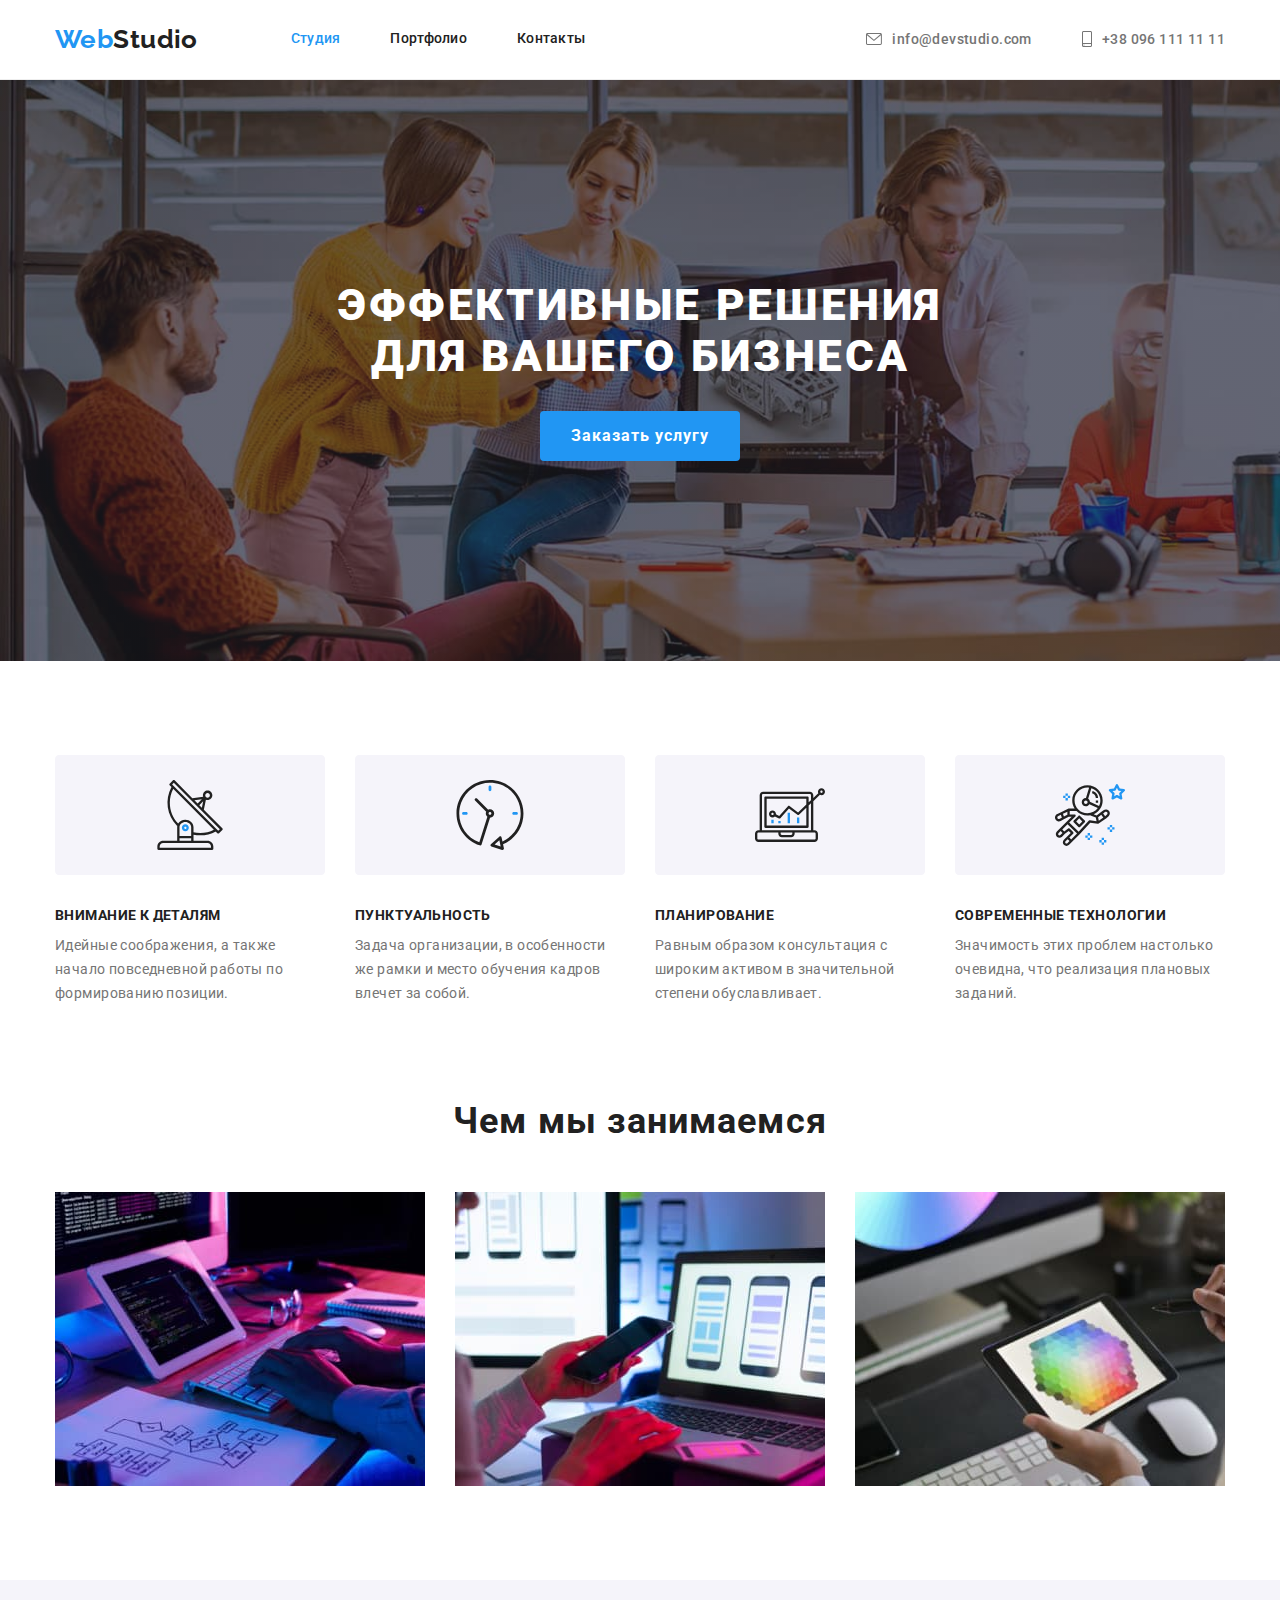
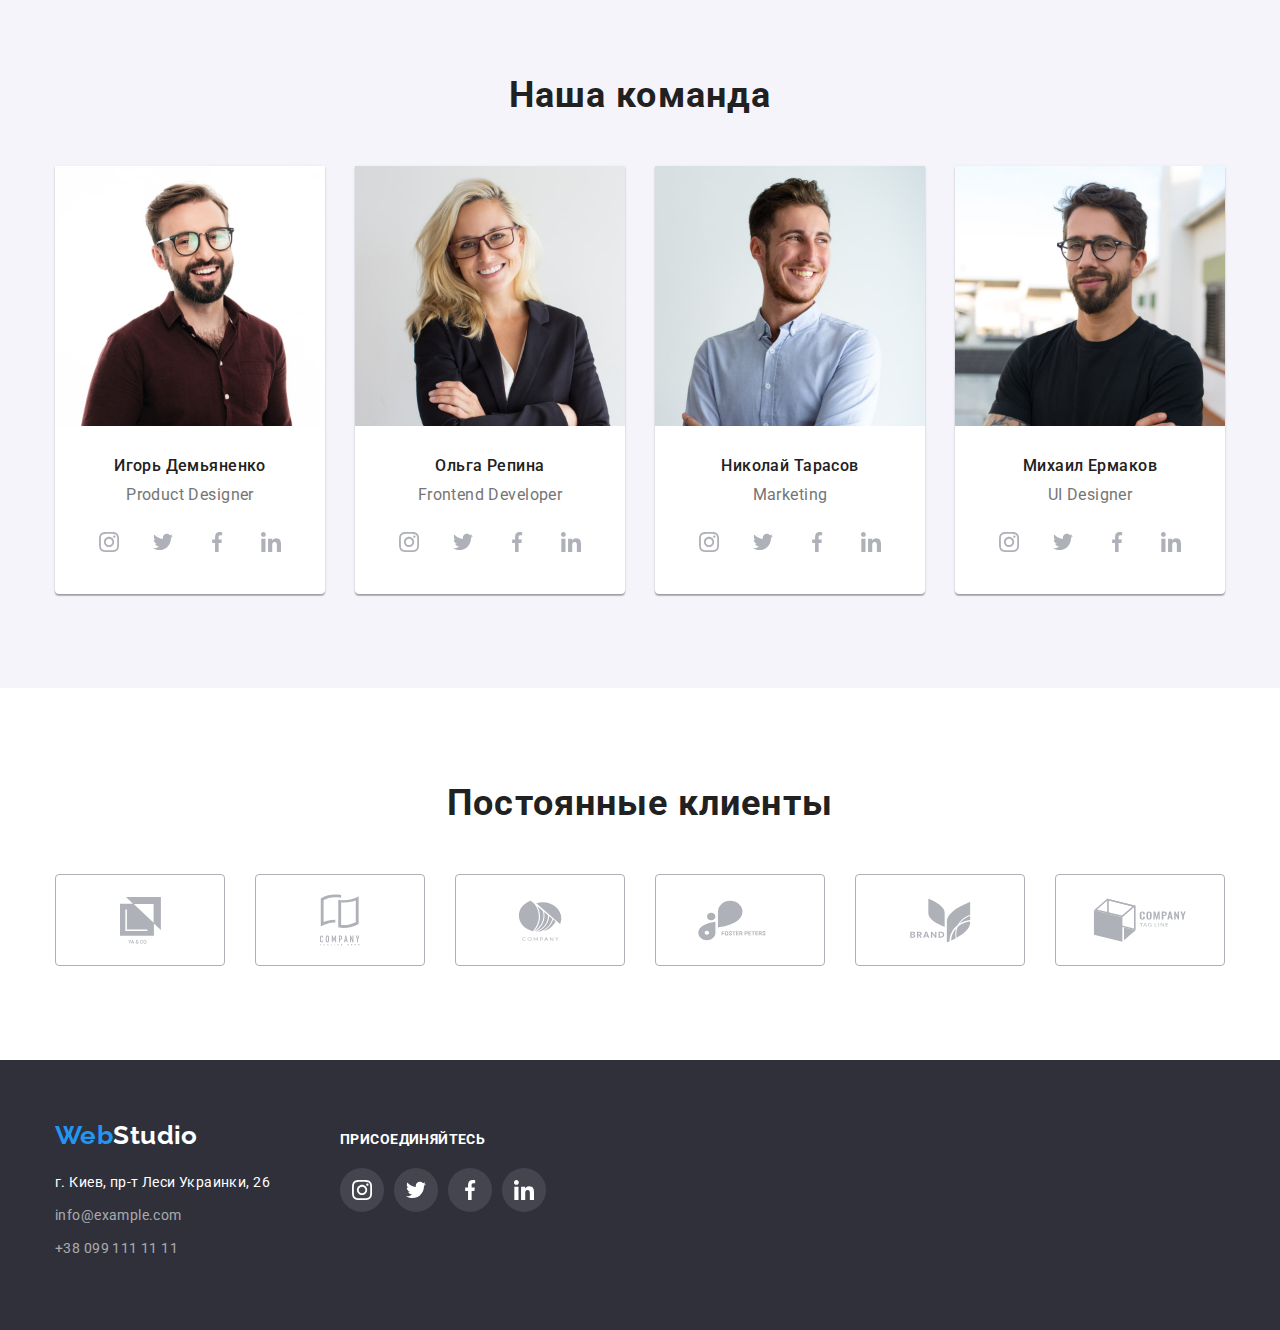
<file: index.html>
<!DOCTYPE html>
<html lang="ru">
<head>
    <meta charset="UTF-8">
    <meta http-equiv="X-UA-Compatible" content="IE=edge">
    <meta name="viewport" content="width=device-width, initial-scale=1.0">
    <link rel="preconnect" href="https://fonts.googleapis.com">
    <link rel="preconnect" href="https://fonts.gstatic.com" crossorigin>
    <link href="https://fonts.googleapis.com/css2?family=Raleway:wght@700&family=Roboto:wght@400;500;700;900&display=swap" rel="stylesheet">
    <title>Студия</title>
    <link rel="stylesheet" href="https://cdnjs.cloudflare.com/ajax/libs/modern-normalize/1.1.0/modern-normalize.css">
    <link rel="stylesheet" href="./css/styles.css">
</head>
<body>
    

    <header class="header">
        <div class="container">
            <a href="/" class="header-logo">Web<span class="header-logo2">Studio</span></a>
        <nav class="header-nav">
            <ul class="header-nav-list list">
                <li class="header-nav-item"><a href="./index.html" class="header-nav-link link current">Студия</a></li>
                <li class="header-nav-item"><a href="./portfolio.html" class="header-nav-link link ">Портфолио</a></li>
                <li class="header-nav-item"><a href="" class="header-nav-link link">Контакты</a></li>
            </ul>
        </nav>

        <ul class="header-list list">
            <li class="header-contact-item"><a href="mailto:info@devstudio.com" class="header-contact link">
                <svg width="16" height="12" class="header-icon">
                    <use href="./images/symbol-defs.svg#icon-envelope"></use>
                </svg>
                info@devstudio.com</a></li>
            <li class="header-contact-item"><a href="tel:+380961111111" class="header-contact link">
                <svg width="10" height="16" class="header-icon">
                    <use href="./images/symbol-defs.svg#icon-smartphone"></use>
                </svg>
                +38 096 111 11 11</a></li>
        </ul>
    </div>
    </header>

    <main>
        <section class="hero">
            <div class="container">
            <h1 class="hero-title">Эффективные решения <br> для вашего бизнеса</h1>
            <button type="button" class="hero-btn btn">Заказать услугу</button>
            </div>
        </section>
            

        <section class="advantages section">
            <div class="container">
            <h2 class="visually-hidden">Наши преимущества</h2>
        <ul class="advantages-list">
            <li class="advantages-item list">
                <svg class="advantages-icon">
                    <use href="./images/symbol-defs.svg#icon-antenna"></use>
                </svg>
            <h3 class="advantages-list-headers h3">Внимание к деталям</h3>
            <p class="advantages-list-text">Идейные соображения, а также начало повседневной работы по формированию позиции.</p>
            </li>
            <li class="advantages-item list">
                <svg class="advantages-icon">
                    <use href="./images/symbol-defs.svg#icon-clock"></use>
                </svg>
            <h3 class="advantages-list-headers h3">Пунктуальность</h3>
            <p class="advantages-list-text">Задача организации, в особенности же рамки и место обучения кадров влечет за собой.</p>
            </li>
            <li class="advantages-item list">
                <svg class="advantages-icon">
                    <use href="./images/symbol-defs.svg#icon-diagram"></use>
                </svg>
            <h3 class="advantages-list-headers h3">Планирование</h3>
            <p class="advantages-list-text">Равным образом консультация с широким активом в значительной степени обуславливает.</p>
            </li>
            <li class="advantages-item list">
                <svg class="advantages-icon">
                    <use href="./images/symbol-defs.svg#icon-astronaut"></use>
                </svg>
            <h3 class="advantages-list-headers h3">Современные технологии</h3>
            <p class="advantages-list-text">Значимость этих проблем настолько очевидна, что реализация плановых заданий.</p>
            </li>
        </ul>
        </div>
        </section>
        

        <section class="whatwedo section">
            <div class="container">
            <h2 class="whatwedo-title basic-title">Чем мы занимаемся</h2>
            <ul class="whatwedo-list list">
                <li class="whatwedo-item" ><img src="./images/actions1.jpg" alt="Десктопные приложения" width="370" class="whatwedo-img"></li>
                <li class="whatwedo-item" ><img src="./images/actions2.jpg" alt="Мобильные приложения" width="370" class="whatwedo-img"></li>
                <li class="whatwedo-item" ><img src="./images/actions3.jpg" alt="Дизайнерские решения" width="370" class="whatwedo-img"></li>
            </ul>
            </div>
        </section>

        <section class="team section">
            <div class="container">
            <h2 class="team-title basic-title">Наша команда</h2>
            <ul class="team-list">
                <li class="team-list-item list">
                    <div class="team-description">
                    <img src="./images/team1.jpg" alt="Дизайнер" width="270" class="team-list-photo">
                    <div class="team-desctiption-text">
                    <h3 class="team-list-header">Игорь Демьяненко</h3>
                    <p class="team-list-text">Product Designer</p>
                    <ul class="team-socmed-list list">
                        <li class="team-socmed-list-item"><a href="" class="team-socmed-item socmed-item">
                            <svg class="socmed-icon">
                                <use href="./images/symbol-defs.svg#icon-instagram"></use>
                            </svg>
                        </a></li>
                        <li class="team-socmed-list-item"><a href="" class="team-socmed-item socmed-item">
                            <svg class="socmed-icon">
                                <use href="./images/symbol-defs.svg#icon-twitter"></use>
                            </svg>
                        </a></li>
                        <li class="team-socmed-list-item"><a href="" class="team-socmed-item socmed-item">
                            <svg class="socmed-icon">
                                <use href="./images/symbol-defs.svg#icon-facebook"></use>
                            </svg>
                        </a></li>
                        <li class="team-socmed-list-item"><a href="" class="team-socmed-item socmed-item">
                            <svg class="socmed-icon">
                                <use href="./images/symbol-defs.svg#icon-linkedin"></use>
                            </svg>
                        </a></li>    
                        </ul>
                    </div>
                    </div>
                </li>
                <li class="team-list-item list">
                    <div class="team-description">
                    <img src="./images/team2.jpg" alt="Разработчик" width="270" class="team-list-photo">
                    <div class="team-desctiption-text">
                    <h3 class="team-list-header">Ольга Репина</h3>
                    <p class="team-list-text">Frontend Developer</p>
                    <ul class="team-socmed-list list">
                        <li class="team-socmed-list-item"><a href="" class="team-socmed-item socmed-item">
                            <svg class="socmed-icon">
                                <use href="./images/symbol-defs.svg#icon-instagram"></use>
                            </svg>
                        </a></li>
                        <li class="team-socmed-list-item"><a href="" class="team-socmed-item socmed-item">
                            <svg class="socmed-icon">
                                <use href="./images/symbol-defs.svg#icon-twitter"></use>
                            </svg>
                        </a></li>
                        <li class="team-socmed-list-item"><a href="" class="team-socmed-item socmed-item">
                            <svg class="socmed-icon">
                                <use href="./images/symbol-defs.svg#icon-facebook"></use>
                            </svg>
                        </a></li>
                        <li class="team-socmed-list-item"><a href="" class="team-socmed-item socmed-item">
                            <svg class="socmed-icon">
                                <use href="./images/symbol-defs.svg#icon-linkedin"></use>
                            </svg>
                        </a></li>    
                        </ul>
                    </div>
                    </div>
                </li>
                <li class="team-list-item list">
                    <div class="team-description">
                    <img src="./images/team3.jpg" alt="Маркетолог" width="270" class="team-list-photo">
                    <div class="team-desctiption-text">
                    <h3 class="team-list-header">Николай Тарасов</h3>
                    <p class="team-list-text">Marketing</p>
                    <ul class="team-socmed-list list">
                        <li class="team-socmed-list-item"><a href="" class="team-socmed-item socmed-item">
                            <svg class="socmed-icon">
                                <use href="./images/symbol-defs.svg#icon-instagram"></use>
                            </svg>
                        </a></li>
                        <li class="team-socmed-list-item"><a href="" class="team-socmed-item socmed-item">
                            <svg class="socmed-icon">
                                <use href="./images/symbol-defs.svg#icon-twitter"></use>
                            </svg>
                        </a></li>
                        <li class="team-socmed-list-item"><a href="" class="team-socmed-item socmed-item">
                            <svg class="socmed-icon">
                                <use href="./images/symbol-defs.svg#icon-facebook"></use>
                            </svg>
                        </a></li>
                        <li class="team-socmed-list-item"><a href="" class="team-socmed-item socmed-item">
                            <svg class="socmed-icon">
                                <use href="./images/symbol-defs.svg#icon-linkedin"></use>
                            </svg>
                        </a></li>    
                        </ul>
                    </div>
                    </div>
                </li>
                <li class="team-list-item list">
                    <div class="team-description">
                    <img src="./images/team4.jpg" alt="UI дизайнер" width="270" class="team-list-photo">
                        <div class="team-desctiption-text">
                    <h3 class="team-list-header">Михаил Ермаков</h3>
                    <p class="team-list-text">UI Designer</p>
                    <ul class="team-socmed-list list">
                        <li class="team-socmed-list-item"><a href="" class="team-socmed-item socmed-item">
                            <svg class="socmed-icon">
                                <use href="./images/symbol-defs.svg#icon-instagram"></use>
                            </svg>
                        </a></li>
                        <li class="team-socmed-list-item"><a href="" class="team-socmed-item socmed-item">
                            <svg class="socmed-icon">
                                <use href="./images/symbol-defs.svg#icon-twitter"></use>
                            </svg>
                        </a></li>
                        <li class="team-socmed-list-item"><a href="" class="team-socmed-item socmed-item">
                            <svg class="socmed-icon">
                                <use href="./images/symbol-defs.svg#icon-facebook"></use>
                            </svg>
                        </a></li>
                        <li class="team-socmed-list-item"><a href="" class="team-socmed-item socmed-item">
                            <svg class="socmed-icon">
                                <use href="./images/symbol-defs.svg#icon-linkedin"></use>
                            </svg>
                        </a></li>    
                        </ul>
                        </div>        
                    </div>
                </li>
            </ul>
        </div>
        </section>
        <section class="clients section">
            <div class="container">
                <h2 class="basic-title">Постоянные клиенты</h2>
                <ul class="clients-list list">
                    <li class="clients-item">
                        <a href="" class="clients-link">
                            <svg class="clients-icon"  width="41px" height="47px">
                                <use href="./images/symbol-defs.svg#icon-yaco"></use>
                            </svg>
                        </a>
                    </li>
                    <li class="clients-item">
                        <a href="" class="clients-link">
                            <svg class="clients-icon" width="40px" height="52px">
                                <use href="./images/symbol-defs.svg#icon-union"></use>
                            </svg>
                        </a>
                    </li>
                    <li class="clients-item">
                        <a href="" class="clients-link">
                            <svg class="clients-icon" width="44px" height="41px">
                                <use href="./images/symbol-defs.svg#icon-object"></use>
                            </svg>
                        </a>
                    </li>
                    <li class="clients-item">
                        <a href="" class="clients-link">
                            <svg class="clients-icon" width="84px" height="41px">
                                <use href="./images/symbol-defs.svg#icon-foster"></use>
                            </svg>
                        </a>
                    </li>
                    <li class="clients-item">
                        <a href="" class="clients-link">
                            <svg class="clients-icon" width="63px" height="45px">
                                <use href="./images/symbol-defs.svg#icon-brand"></use>
                            </svg>
                        </a>
                    </li>
                    <li class="clients-item">
                        <a href="" class="clients-link">
                            <svg class="clients-icon" width="94px" height="44px">
                                <use href="./images/symbol-defs.svg#icon-company"></use>
                            </svg>
                        </a>
                    </li>
                </ul>
            </div>
        </section>        
    </main>
    
        <footer class="footer">
            <div class="container">
                <div>
                <a href="/" class="footer-logo">Web<span class="footer-logo2">Studio</span></a>
                <address>
                    <ul class="footer-list list">
                        <li class="footer-item"><a href="https://goo.gl/maps/zTZSHsierRrtgQWT7" target="_blank" rel="noopener noindex nofollow" class="footer-link address">г. Киев, пр-т Леси Украинки, 26 </a></li>
                        <li class="footer-item contact"><a href="mailto:info@example.com" class="footer-link contact">info@example.com</a></li>
                        <li class="footer-item"><a href="tel:+380991111111" class="footer-link contact">+38 099 111 11 11</a></li>
                    </ul>
                </address>
                </div>
                <div class="footer-social">
                <p class="footer-social-title h3">Присоединяйтесь</p>
                <ul class="footer-socmed-list list ">
                    <li class="footer-socmed-list-item"><a href="" class="footer-socmed-item socmed-item">
                        <svg class="socmed-icon">
                            <use href="./images/symbol-defs.svg#icon-instagram"></use>
                        </svg>
                    </a></li>
                    <li class="footer-socmed-list-item"><a href="" class="footer-socmed-item socmed-item">
                        <svg class="socmed-icon">
                            <use href="./images/symbol-defs.svg#icon-twitter"></use>
                        </svg>
                    </a></li>
                    <li class="footer-socmed-list-item"><a href="" class="footer-socmed-item socmed-item">
                        <svg class="socmed-icon">
                            <use href="./images/symbol-defs.svg#icon-facebook"></use>
                        </svg>
                    </a></li>
                    <li class="footer-socmed-list-item"><a href="" class="footer-socmed-item socmed-item">
                        <svg class="socmed-icon">
                            <use href="./images/symbol-defs.svg#icon-linkedin"></use>
                        </svg>
                    </a></li>    
                    </ul>    
                </div>
            </div>

        </footer>
</body>
</html>
</file>
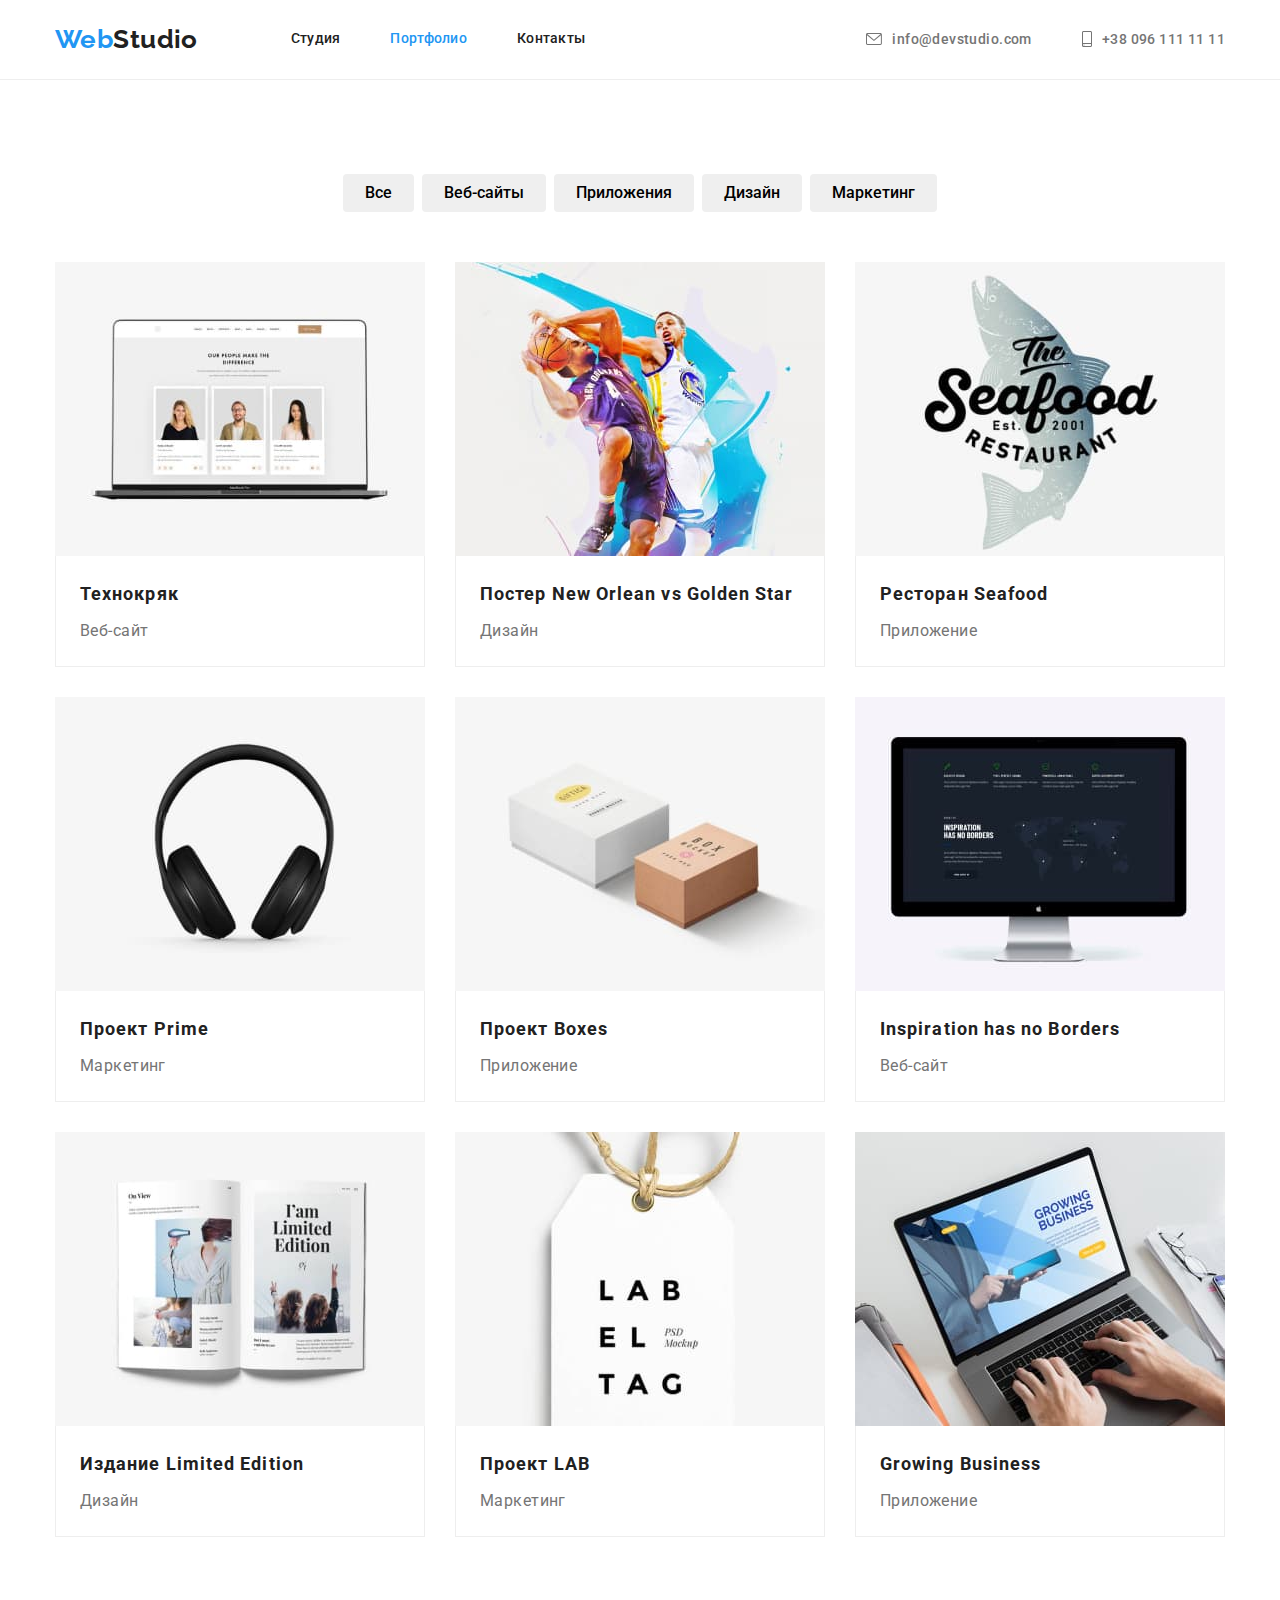
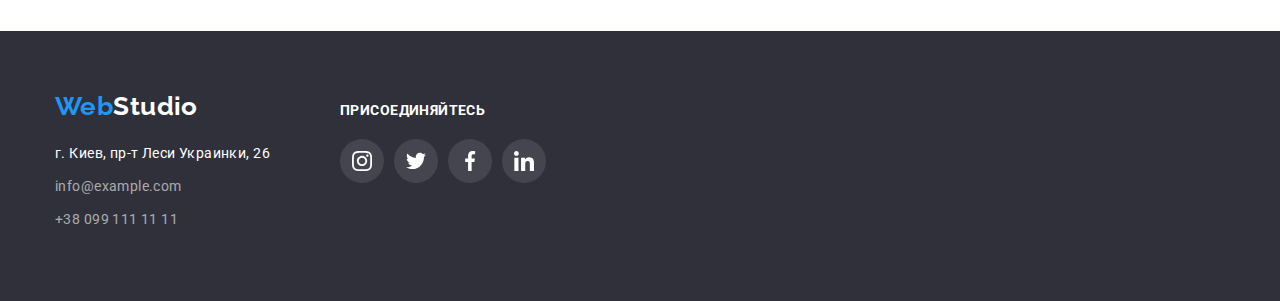
<file: portfolio.html>
<!DOCTYPE html>
<html lang="ru">
<head>
    <meta charset="UTF-8">
    <meta http-equiv="X-UA-Compatible" content="IE=edge">
    <meta name="viewport" content="width=device-width, initial-scale=1.0">
    <link rel="preconnect" href="https://fonts.googleapis.com">
    <link rel="preconnect" href="https://fonts.gstatic.com" crossorigin>
    <link href="https://fonts.googleapis.com/css2?family=Raleway:wght@700&family=Roboto:wght@400;500;700;900&display=swap" rel="stylesheet">
    <title>Студия</title>
    <link rel="stylesheet" href="https://cdnjs.cloudflare.com/ajax/libs/modern-normalize/1.1.0/modern-normalize.css">
    <link rel="stylesheet" href="./css/styles.css"/>
</head>
<body>

    <header class="header">
        <div class="container">
            <a href="/" class="header-logo">Web<span class="header-logo2">Studio</span></a>
        <nav class="header-nav">
            <ul class="header-nav-list list">
                <li class="header-nav-item"><a href="./index.html" class="header-nav-link link">Студия</a></li>
                <li class="header-nav-item"><a href="./portfolio.html" class="header-nav-link link current">Портфолио</a></li>
                <li class="header-nav-item"><a href="" class="header-nav-link link">Контакты</a></li>
            </ul>
        </nav>

        <ul class="header-list list">
            <li class="header-contact-item"><a href="mailto:info@devstudio.com" class="header-contact link">
                <svg width="16" height="12" class="header-icon">
                    <use href="./images/symbol-defs.svg#icon-envelope"></use>
                </svg>
                info@devstudio.com</a></li>
            <li class="header-contact-item"><a href="tel:+380961111111" class="header-contact link">
                <svg width="10" height="16" class="header-icon">
                    <use href="./images/symbol-defs.svg#icon-smartphone"></use>
                </svg>
                +38 096 111 11 11</a></li>
        </ul>
    </div>
    </header>

    <main>
    <section class="portfolio section">
        <div class="container">
        <h1 class="visually-hidden">Наши работы</h1>
        <ul class="portfolio-list-btn list">
            <li class="portfolio-btn-list"><button type="button" class="portfolio-btn-item btn">Все</button></li>
            <li class="portfolio-btn-list"><button type="button" class="portfolio-btn-item btn">Веб-сайты</button></li>
            <li class="portfolio-btn-list"><button type="button" class="portfolio-btn-item btn">Приложения</button></li>
            <li class="portfolio-btn-list"><button type="button" class="portfolio-btn-item btn">Дизайн</button></li>
            <li class="portfolio-btn-list"><button type="button" class="portfolio-btn-item btn">Маркетинг</button></li>
        </ul>
        <ul class="portfolio-list-projects list">
            <li class="portfolio-item">
                <a href="" class="portfolio-link">
                    <img src="./images/portfolio1.jpg" alt="Экран проэкта Технокряк">
                    <div class="portfolio-description">
                    <h2 class="portfolio-list-title">Технокряк</h2>
                    <p class="portfolio-list-text">Веб-сайт</p>
                    </div>
                </a>
            </li>
            <li class="portfolio-item">
                <a href="" class="portfolio-link">
                    <img src="./images/portfolio2.jpg" alt="Постер">
                    <div class="portfolio-description">
                    <h2 class="portfolio-list-title">Постер New Orlean vs Golden Star</h2>
                    <p class="portfolio-list-text">Дизайн</p>
                    </div>
                </a>
            </li>
            <li class="portfolio-item">
                <a href="" class="portfolio-link">
                    <img src="./images/portfolio3.jpg" alt="Лого ресторана SeaFood">
                    <div class="portfolio-description">
                    <h2 class="portfolio-list-title">Ресторан Seafood</h2>
                    <p class="portfolio-list-text">Приложение</p>
                    </div>
                </a>
            </li>
            <li class="portfolio-item">
                <a href="" class="portfolio-link">
                    <img src="./images/portfolio4.jpg" alt="Лого проэкта Prime">
                    <div class="portfolio-description">
                    <h2 class="portfolio-list-title">Проект Prime</h2>
                    <p class="portfolio-list-text">Маркетинг</p>
                    </div>
                </a>
            </li>
            <li class="portfolio-item">
                <a href="" class="portfolio-link">
                    <img src="./images/portfolio5.jpg" alt="Лого проэкта Boxes">
                    <div class="portfolio-description">
                    <h2 class="portfolio-list-title">Проект Boxes</h2>
                    <p class="portfolio-list-text">Приложение</p>
                    </div>
                </a>
            </li>
            <li class="portfolio-item">
                <a href="" class="portfolio-link">
                    <img src="./images/portfolio6.jpg" alt="Экран сайта">
                    <div class="portfolio-description">
                    <h2 class="portfolio-list-title">Inspiration has no Borders</h2>
                    <p class="portfolio-list-text">Веб-сайт</p>
                    </div>
                </a>
            </li>
            <li class="portfolio-item">
                <a href="" class="portfolio-link">
                    <img src="./images/portfolio7.jpg" alt="Странийы журнала">
                    <div class="portfolio-description">
                    <h2 class="portfolio-list-title">Издание Limited Edition</h2>
                    <p class="portfolio-list-text">Дизайн</p>
                    </div>
                </a>
            </li>
            <li class="portfolio-item">
                <a href="" class="portfolio-link">
                    <img src="./images/portfolio8.jpg" alt="Лого проэкта LAB">
                    <div class="portfolio-description">
                    <h2 class="portfolio-list-title">Проект LAB</h2>
                    <p class="portfolio-list-text">Маркетинг</p>
                    </div>
                </a>
            </li>
            <li class="portfolio-item">
                <a href="" class="portfolio-link">
                    <img src="./images/portfolio9.jpg" alt="Экран приложения">
                    <div class="portfolio-description">
                    <h2 class="portfolio-list-title">Growing Business</h2>
                    <p class="portfolio-list-text">Приложение</p>
                    </div>
                </a>
            </li>
        </ul>
        </div>
    </section>
       
    </main>
    <footer class="footer">
        <div class="container">
            <div>
            <a href="/" class="footer-logo">Web<span class="footer-logo2">Studio</span></a>
            <address>
                <ul class="footer-list list">
                    <li class="footer-item"><a href="https://goo.gl/maps/zTZSHsierRrtgQWT7" target="_blank" rel="noopener noindex nofollow" class="footer-link address">г. Киев, пр-т Леси Украинки, 26 </a></li>
                    <li class="footer-item contact"><a href="mailto:info@example.com" class="footer-link contact">info@example.com</a></li>
                    <li class="footer-item"><a href="tel:+380991111111" class="footer-link contact">+38 099 111 11 11</a></li>
                </ul>
            </address>
            </div>
            <div class="footer-social">
            <h3 class="footer-social-title h3">Присоединяйтесь</h3>
            <ul class="footer-socmed-list list ">
                <li class="footer-socmed-list-item"><a href="" class="footer-socmed-item socmed-item">
                    <svg class="socmed-icon">
                        <use href="./images/symbol-defs.svg#icon-instagram"></use>
                    </svg>
                </a></li>
                <li class="footer-socmed-list-item"><a href="" class="footer-socmed-item socmed-item">
                    <svg class="socmed-icon">
                        <use href="./images/symbol-defs.svg#icon-twitter"></use>
                    </svg>
                </a></li>
                <li class="footer-socmed-list-item"><a href="" class="footer-socmed-item socmed-item">
                    <svg class="socmed-icon">
                        <use href="./images/symbol-defs.svg#icon-facebook"></use>
                    </svg>
                </a></li>
                <li class="footer-socmed-list-item"><a href="" class="footer-socmed-item socmed-item">
                    <svg class="socmed-icon">
                        <use href="./images/symbol-defs.svg#icon-linkedin"></use>
                    </svg>
                </a></li>    
                </ul>    
            </div>
        </div>

    </footer>
</body>
</html>
</file>
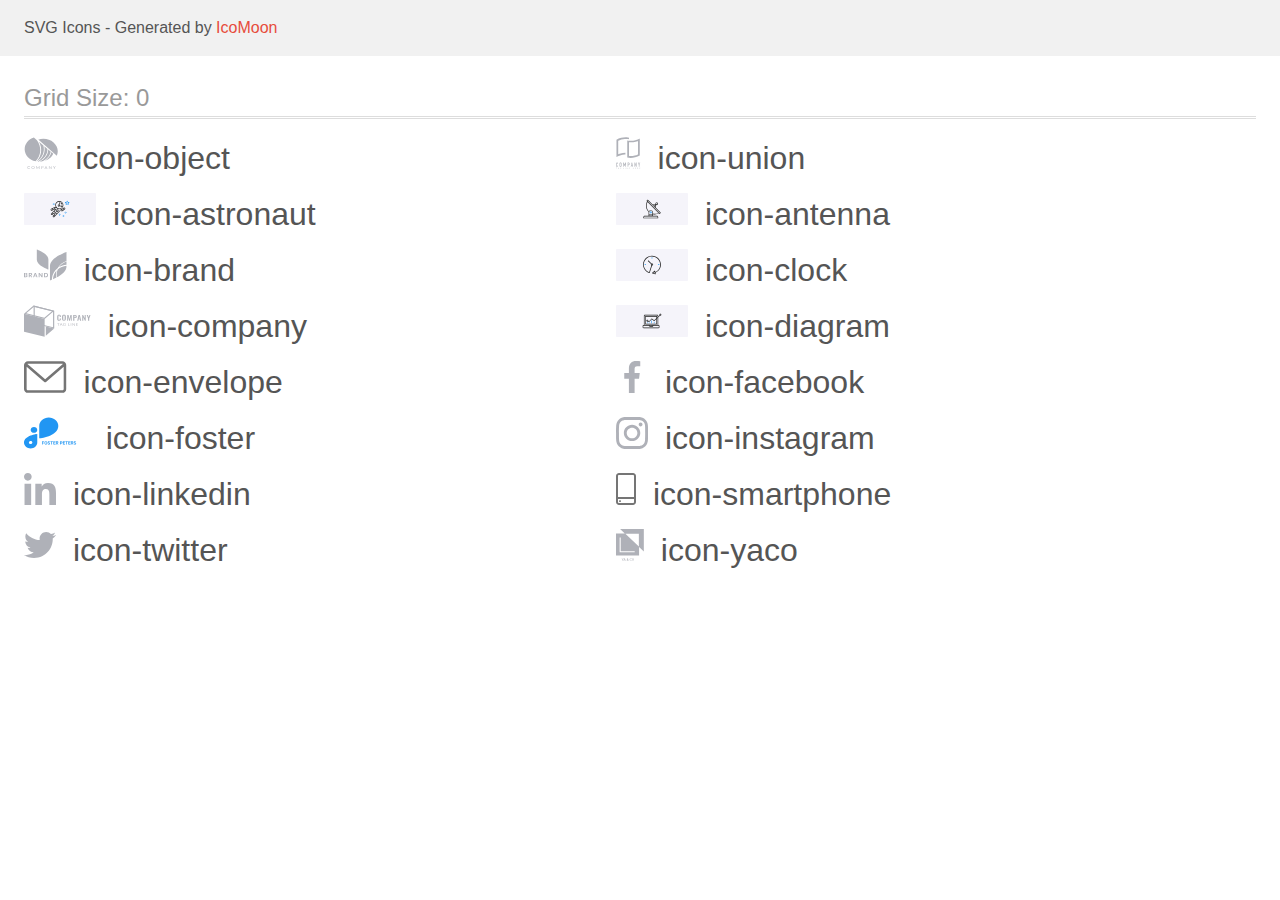
<file: images/icomoon/demo.html>
<!doctype html>
<html>
<head>
    <title>IcoMoon - SVG Icons</title>
    <meta charset="utf-8">
    <meta name="viewport" content="width=device-width, initial-scale=1">
    <link rel="stylesheet" href="demo-files/demo.css">
    <link rel="stylesheet" href="style.css">
</head>
<body>
<svg aria-hidden="true" style="position: absolute; width: 0; height: 0; overflow: hidden;" version="1.1" xmlns="http://www.w3.org/2000/svg" xmlns:xlink="http://www.w3.org/1999/xlink">
<defs>
<symbol id="icon-object" viewBox="0 0 34 32">
<path fill="#afb1b8" style="fill: var(--color1, #afb1b8)" d="M5.643 31.315c0.012 0 0.024 0.003 0.035 0.008s0.021 0.011 0.030 0.018l-0-0 0.166 0.158c-0.13 0.129-0.289 0.232-0.468 0.302-0.184 0.069-0.397 0.109-0.62 0.109-0.015 0-0.030-0-0.045-0.001l0.002 0c-0.213 0.004-0.425-0.030-0.622-0.101-0.182-0.066-0.338-0.163-0.47-0.286l0.001 0.001c-0.128-0.121-0.231-0.268-0.301-0.432l-0.003-0.008c-0.067-0.162-0.106-0.35-0.106-0.548 0-0.006 0-0.012 0-0.018v0.001c-0-0.009-0-0.019-0-0.029 0-0.388 0.168-0.737 0.436-0.977l0.001-0.001c0.142-0.124 0.312-0.222 0.498-0.287 0.205-0.069 0.423-0.103 0.642-0.101 0.012-0 0.026-0 0.040-0 0.199 0 0.39 0.034 0.568 0.096l-0.012-0.004c0.165 0.062 0.316 0.149 0.447 0.255l-0.139 0.169c-0.010 0.012-0.022 0.022-0.035 0.030l-0.001 0c-0.014 0.008-0.031 0.013-0.048 0.013-0.003 0-0.005-0-0.008-0l0 0c-0.023-0.001-0.043-0.007-0.062-0.018l0.001 0-0.074-0.046-0.104-0.058c-0.095-0.046-0.205-0.081-0.321-0.1l-0.007-0.001c-0.069-0.012-0.149-0.018-0.23-0.018-0.006 0-0.013 0-0.019 0h0.001c-0.005-0-0.010-0-0.015-0-0.16 0-0.313 0.028-0.455 0.079l0.009-0.003c-0.14 0.049-0.26 0.122-0.363 0.214l0.001-0.001c-0.104 0.098-0.183 0.213-0.235 0.339-0.054 0.128-0.085 0.276-0.085 0.432 0 0.006 0 0.011 0 0.017v-0.001c-0 0.006-0 0.012-0 0.019 0 0.157 0.031 0.307 0.088 0.444l-0.003-0.008c0.051 0.125 0.13 0.239 0.231 0.338 0.095 0.091 0.213 0.164 0.345 0.21 0.136 0.049 0.281 0.073 0.427 0.072 0.085 0.001 0.17-0.004 0.254-0.014 0.211-0.022 0.4-0.106 0.55-0.234l-0.001 0.001c0.021-0.017 0.049-0.028 0.078-0.029h0zM10.441 30.517c0 0.005 0 0.011 0 0.017 0 0.197-0.041 0.384-0.116 0.553l0.003-0.009c-0.074 0.172-0.18 0.317-0.311 0.435l-0.001 0.001c-0.138 0.123-0.302 0.22-0.481 0.283l-0.010 0.003c-0.189 0.064-0.406 0.101-0.632 0.101s-0.443-0.037-0.646-0.105l0.014 0.004c-0.188-0.067-0.351-0.165-0.489-0.288l0.001 0.001c-0.133-0.12-0.24-0.267-0.313-0.432l-0.003-0.008c-0.071-0.166-0.112-0.359-0.112-0.562s0.041-0.396 0.116-0.572l-0.004 0.010c0.071-0.165 0.178-0.315 0.316-0.442 0.139-0.121 0.305-0.215 0.488-0.277 0.188-0.065 0.406-0.103 0.632-0.103s0.443 0.038 0.646 0.107l-0.014-0.004c0.184 0.065 0.351 0.162 0.49 0.286 0.137 0.126 0.244 0.274 0.314 0.435 0.077 0.181 0.115 0.373 0.112 0.565zM10.005 30.517c0-0.007 0-0.015 0-0.024 0-0.154-0.029-0.301-0.082-0.436l0.003 0.008c-0.101-0.26-0.308-0.459-0.566-0.548l-0.007-0.002c-0.137-0.047-0.295-0.074-0.459-0.074s-0.322 0.027-0.469 0.077l0.010-0.003c-0.136 0.049-0.254 0.121-0.352 0.214l0-0c-0.097 0.092-0.174 0.205-0.223 0.331l-0.002 0.006c-0.050 0.134-0.079 0.289-0.079 0.451s0.029 0.317 0.082 0.46l-0.003-0.009c0.101 0.261 0.309 0.46 0.569 0.547l0.007 0.002c0.296 0.097 0.622 0.097 0.918 0 0.133-0.046 0.253-0.119 0.35-0.211 0.1-0.098 0.175-0.213 0.222-0.338 0.056-0.145 0.082-0.298 0.079-0.451zM13.715 30.99l0.043 0.101c0.017-0.036 0.031-0.069 0.048-0.101 0.019-0.039 0.037-0.072 0.056-0.103l-0.002 0.004 1.061-1.677c0.021-0.029 0.040-0.047 0.061-0.053s0.047-0.009 0.073-0.009c0.005 0 0.010 0 0.015 0l-0.001-0h0.314v2.728h-0.372v-2.090c-0.001-0.014-0.002-0.031-0.002-0.047s0.001-0.033 0.002-0.049l-0 0.002-1.069 1.701c-0.015 0.026-0.036 0.047-0.062 0.061l-0.001 0c-0.026 0.014-0.057 0.023-0.090 0.023-0.001 0-0.001 0-0.002 0h-0.060c-0.001 0-0.001 0-0.002 0-0.033 0-0.063-0.008-0.090-0.023l0.001 0c-0.026-0.014-0.047-0.035-0.061-0.061l-0-0.001-1.099-1.711v2.189h-0.359v-2.722h0.313c0.004-0 0.009-0 0.015-0 0.026 0 0.051 0.003 0.075 0.010l-0.002-0c0.026 0.011 0.046 0.030 0.058 0.053l1.084 1.678c0.020 0.028 0.038 0.060 0.053 0.094l0.001 0.004zM17.71 30.855v1.021h-0.414v-2.723h0.926c0.175-0.003 0.349 0.018 0.517 0.059 0.134 0.034 0.259 0.091 0.366 0.17 0.089 0.070 0.159 0.16 0.205 0.262l0.002 0.004c0.050 0.111 0.073 0.23 0.071 0.349 0 0.005 0 0.011 0 0.017 0 0.246-0.117 0.465-0.299 0.603l-0.002 0.001c-0.107 0.082-0.232 0.143-0.368 0.18-0.14 0.040-0.301 0.064-0.468 0.064-0.012 0-0.023-0-0.035-0l-0.501-0.008zM17.71 30.562h0.503c0.109 0.002 0.218-0.013 0.322-0.041 0.089-0.026 0.166-0.066 0.234-0.119l-0.002 0.001c0.117-0.097 0.191-0.241 0.191-0.404 0-0.002 0-0.004-0-0.007v0c0.001-0.009 0.001-0.019 0.001-0.029 0-0.070-0.015-0.136-0.043-0.195l0.001 0.003c-0.035-0.074-0.084-0.136-0.144-0.185l-0.001-0.001c-0.139-0.093-0.31-0.149-0.493-0.149-0.023 0-0.046 0.001-0.069 0.003l0.003-0h-0.503v1.122zM23.294 31.88h-0.328c-0.002 0-0.004 0-0.006 0-0.032 0-0.061-0.009-0.086-0.026l0.001 0c-0.023-0.016-0.042-0.037-0.054-0.062l-0-0.001-0.282-0.658h-1.419l-0.293 0.658c-0.026 0.053-0.079 0.088-0.141 0.088-0.001 0-0.003-0-0.004-0h-0.329l1.246-2.728h0.432l1.263 2.728zM21.237 30.867h1.172l-0.494-1.11c-0.038-0.084-0.069-0.169-0.094-0.256l-0.048 0.142c-0.014 0.043-0.030 0.084-0.046 0.116l-0.49 1.108zM25.089 29.166c0.024 0.011 0.046 0.028 0.062 0.048l1.818 2.056v-2.117h0.372v2.728h-0.207c-0.001 0-0.003 0-0.005 0-0.029 0-0.057-0.006-0.082-0.017l0.001 0c-0.026-0.013-0.048-0.030-0.066-0.050l-0-0-1.816-2.054c0.001 0.014 0.001 0.030 0.001 0.047s-0.001 0.033-0.002 0.049l0-0.002v2.027h-0.372v-2.728h0.22c0.025 0 0.051 0.005 0.075 0.013zM30.402 30.795v1.083h-0.415v-1.082l-1.149-1.643h0.372c0.003-0 0.006-0 0.009-0 0.030 0 0.057 0.009 0.081 0.023l-0.001-0c0.023 0.018 0.042 0.039 0.056 0.062l0.718 1.060c0.029 0.046 0.054 0.087 0.075 0.126s0.038 0.078 0.053 0.115l0.053-0.117c0.021-0.043 0.044-0.084 0.071-0.124l0.709-1.067c0.015-0.022 0.033-0.041 0.053-0.058l0-0c0.023-0.017 0.051-0.027 0.082-0.027 0.003 0 0.006 0 0.008 0l-0-0h0.376l-1.15 1.65zM13.509 24.576c0.181 0.020 0.363 0.036 0.549 0.050 2.803-1.090 5.174-2.872 6.818-5.126s2.485-4.878 2.421-7.546l-3.090-2.683c0.629 2.84 0.335 5.775-0.848 8.478s-3.208 5.067-5.849 6.827z"></path>
<path fill="#afb1b8" style="fill: var(--color1, #afb1b8)" d="M12.407 24.451l0.083 0.015c2.822-1.755 4.973-4.203 6.176-7.031s1.402-5.904 0.571-8.83l-4.4-3.822c1.779 3.142 2.496 6.659 2.065 10.141-0.43 3.482-1.989 6.786-4.495 9.528zM27.328 15.106c-0.747 2.931-2.563 5.574-5.177 7.538-0.714 0.543-1.519 1.053-2.367 1.49l-0.092 0.043c2.129-0.543 4.085-1.504 5.718-2.808s2.901-2.917 3.703-4.714l-1.784-1.549z"></path>
<path fill="#afb1b8" style="fill: var(--color1, #afb1b8)" d="M26.628 14.674l-2.54-2.207c-0.049 2.517-0.872 4.976-2.385 7.122s-3.66 3.902-6.217 5.084h0.012c0.57 0 1.139-0.030 1.705-0.088 2.39-0.848 4.502-2.197 6.146-3.926s2.771-3.785 3.278-5.985zM12.774 3.17l-3.031-2.636c-2.709 0.91-5.039 2.509-6.686 4.588s-2.531 4.542-2.539 7.066c0.010 2.789 1.090 5.495 3.070 7.69 1.979 2.194 4.744 3.754 7.858 4.43 2.779-2.942 4.407-6.578 4.646-10.379s-0.924-7.57-3.319-10.758zM33.63 14.268c-0.011-3.308-1.528-6.478-4.221-8.818s-6.342-3.658-10.15-3.668c-0.008 0-0.018-0-0.028-0-1.831 0-3.59 0.305-5.231 0.867l0.114-0.034 18.556 16.122c0.605-1.313 0.958-2.849 0.96-4.468v-0.001z"></path>
</symbol>
<symbol id="icon-union" viewBox="0 0 25 32">
<path fill="#afb1b8" style="fill: var(--color1, #afb1b8)" d="M10.532 1.806h-0.084c-0.129-0.008-0.258-0.011-0.388-0.014h-0.28c-0.244 0-0.494 0.006-0.741 0.018-0.008-0.001-0.018-0.001-0.028-0.001s-0.020 0-0.029 0.001l0.001-0c-2.376 0.138-4.582 0.733-6.576 1.696l0.104-0.045-0.266 0.128v13.626l0.623-0.212c0.546-0.188 1.129-0.357 1.731-0.513 1.488-0.398 3.202-0.638 4.967-0.661l0.014-0v1.79c-0.223 0.001-0.439 0.007-0.655 0.018h-0.052c-1.399 0.079-2.709 0.289-3.971 0.619l0.139-0.031c-1.734 0.441-3.254 1.050-4.666 1.83l0.1-0.051v-17.475c1.379-0.82 2.975-1.488 4.665-1.921l0.127-0.028c1.353-0.364 2.907-0.576 4.51-0.582h0.267c0.314 0.008 0.622 0.022 0.91 0.044 0.829 0.060 1.597 0.187 2.339 0.378l-0.090-0.020v1.762c-0.628-0.154-1.373-0.271-2.134-0.326l-0.045-0.003-0.044-0.004c-0.152-0.013-0.304-0.026-0.446-0.026zM13.633 3.607c0.391 0.030 0.796 0.044 1.205 0.044 1.689-0.007 3.324-0.228 4.881-0.639l-0.135 0.030c1.734-0.442 3.252-1.052 4.665-1.831l-0.101 0.051v17.163c-1.379 0.819-2.975 1.487-4.664 1.921l-0.127 0.028c-1.353 0.363-2.908 0.574-4.511 0.581h-0.004c-0.033 0-0.072 0-0.111 0-1.177 0-2.319-0.147-3.409-0.425l0.095 0.021v-17.275c0.265 0.062 0.537 0.118 0.814 0.164 0.455 0.077 0.934 0.133 1.401 0.167zM22.367 3.74l-0.623 0.209c-0.572 0.193-1.151 0.365-1.731 0.518-1.551 0.415-3.332 0.657-5.169 0.663h-0.004c-0.406 0-0.78-0.011-1.141-0.034l-0.497-0.033v14.017l0.426 0.037c0.395 0.035 0.803 0.052 1.214 0.052 1.45-0.006 2.853-0.198 4.189-0.553l-0.116 0.026c1.221-0.31 2.281-0.702 3.285-1.189l-0.102 0.044 0.266-0.128v-13.63z"></path>
<path fill="#afb1b8" style="fill: var(--color1, #afb1b8)" d="M1.684 25.977c-0.167-0.173-0.401-0.281-0.661-0.281-0.011 0-0.023 0-0.034 0.001l0.002-0c-0.004-0-0.009-0-0.014-0-0.139 0-0.272 0.028-0.393 0.078l0.007-0.003c-0.237 0.095-0.42 0.28-0.51 0.512l-0.002 0.006c-0.049 0.123-0.073 0.254-0.071 0.386v2.335c-0.006 0.164 0.026 0.328 0.092 0.479 0.055 0.12 0.135 0.226 0.234 0.313 0.093 0.078 0.202 0.135 0.32 0.166 0.114 0.031 0.231 0.048 0.349 0.048 0.13 0.001 0.258-0.026 0.377-0.081 0.351-0.156 0.591-0.5 0.591-0.901v-0.261h-0.611v0.208c0 0.004 0 0.009 0 0.014 0 0.070-0.013 0.136-0.037 0.198l0.001-0.004c-0.021 0.052-0.051 0.095-0.089 0.132l-0 0c-0.070 0.054-0.159 0.088-0.255 0.089h-0c-0.011 0.001-0.023 0.002-0.036 0.002-0.103 0-0.194-0.050-0.25-0.127l-0.001-0.001c-0.051-0.082-0.082-0.182-0.082-0.289 0-0.008 0-0.016 0.001-0.024l-0 0.001v-2.177c-0.004-0.121 0.022-0.24 0.075-0.349 0.056-0.087 0.153-0.143 0.262-0.143 0.013 0 0.025 0.001 0.038 0.002l-0.001-0c0.003-0 0.007-0 0.012-0 0.107 0 0.201 0.052 0.26 0.131l0.001 0.001c0.063 0.082 0.101 0.187 0.101 0.3 0 0.005-0 0.009-0 0.014v-0.001 0.202h0.604v-0.238c0-0.003 0-0.007 0-0.011 0-0.143-0.027-0.28-0.077-0.405l0.003 0.007c-0.048-0.128-0.117-0.237-0.205-0.329l0 0zM5.31 25.951c-0.186-0.158-0.429-0.255-0.694-0.257h-0c-0.124 0-0.248 0.023-0.364 0.066-0.252 0.090-0.451 0.276-0.557 0.511l-0.002 0.006c-0.062 0.142-0.092 0.297-0.089 0.452v2.239c-0.004 0.158 0.026 0.314 0.089 0.458 0.055 0.121 0.135 0.228 0.236 0.313 0.094 0.086 0.203 0.154 0.322 0.197 0.117 0.043 0.24 0.065 0.364 0.066 0.267-0.001 0.51-0.1 0.695-0.264l-0.001 0.001c0.097-0.087 0.176-0.194 0.23-0.313 0.063-0.144 0.093-0.301 0.089-0.458v-2.239c0-0.006 0-0.013 0-0.020 0-0.156-0.033-0.305-0.092-0.439l0.003 0.007c-0.057-0.128-0.135-0.237-0.23-0.327l-0-0zM5.025 28.969c0.001 0.010 0.002 0.023 0.002 0.035 0 0.114-0.047 0.216-0.123 0.289l-0 0c-0.077 0.065-0.178 0.105-0.287 0.105s-0.21-0.040-0.288-0.105l0.001 0.001c-0.076-0.073-0.123-0.175-0.123-0.289 0-0.012 0.001-0.025 0.002-0.037l-0 0.002v-2.239c-0.001-0.010-0.001-0.022-0.001-0.034 0-0.113 0.047-0.216 0.123-0.289l0-0c0.077-0.065 0.178-0.105 0.287-0.105s0.21 0.040 0.288 0.105l-0.001-0.001c0.076 0.073 0.123 0.175 0.123 0.289 0 0.012-0.001 0.025-0.002 0.037l0-0.002v2.24zM10.072 29.969v-4.24h-0.586l-0.771 2.244h-0.010l-0.777-2.244h-0.58v4.239h0.606v-2.578h0.011l0.593 1.823h0.302l0.598-1.823h0.010v2.578h0.606zM13.513 26.027c-0.093-0.105-0.211-0.185-0.342-0.232-0.124-0.042-0.267-0.066-0.416-0.066-0.008 0-0.016 0-0.024 0l0.001-0h-0.9v4.24h0.604v-1.656h0.311c0.189 0.009 0.376-0.031 0.545-0.116 0.139-0.078 0.251-0.188 0.329-0.32l0.002-0.004c0.070-0.113 0.117-0.238 0.138-0.369 0.021-0.133 0.033-0.287 0.033-0.444 0-0.013-0-0.027-0-0.040l0 0.002c0.006-0.203-0.014-0.407-0.059-0.606-0.043-0.153-0.12-0.284-0.223-0.39l0 0zM13.201 27.319c-0.003 0.081-0.023 0.157-0.057 0.224l0.001-0.003c-0.035 0.065-0.089 0.116-0.154 0.147l-0.002 0.001c-0.075 0.034-0.162 0.054-0.254 0.054-0.011 0-0.022-0-0.033-0.001l0.002 0h-0.276v-1.441h0.311c0.009-0 0.019-0.001 0.029-0.001 0.088 0 0.172 0.020 0.247 0.055l-0.004-0.002c0.062 0.036 0.111 0.090 0.141 0.154l0.001 0.002c0.033 0.074 0.051 0.155 0.053 0.236v0.282c0 0.098 0.006 0.201 0 0.291h-0.006zM16.374 25.729h-0.495l-0.934 4.24h0.604l0.177-0.911h0.823l0.178 0.911h0.604l-0.958-4.24zM15.817 28.481l0.297-1.537h0.011l0.295 1.537h-0.604zM20.277 28.283h-0.011l-0.912-2.554h-0.581v4.24h0.604v-2.55h0.012l0.923 2.549h0.568v-4.239h-0.604v2.554zM23.968 25.729l-0.486 1.686h-0.012l-0.486-1.686h-0.639l0.83 2.448v1.791h0.604v-1.791l0.83-2.447h-0.64zM0 31.166h0.291v0.817h0.198v-0.817h0.289v-0.167h-0.778v0.168zM2.447 30.998l-0.382 0.985h0.21l0.081-0.224h0.392l0.084 0.224h0.215l-0.391-0.985h-0.21zM2.417 31.593l0.134-0.365 0.134 0.365h-0.268zM4.866 31.62h0.228v0.127c-0.063 0.051-0.145 0.082-0.234 0.083h-0c-0.004 0-0.009 0-0.014 0-0.079 0-0.149-0.037-0.195-0.094l-0-0c-0.046-0.065-0.073-0.147-0.073-0.234 0-0.008 0-0.016 0.001-0.023l-0 0.001c0-0.219 0.095-0.329 0.283-0.329 0.006-0.001 0.014-0.001 0.021-0.001 0.097 0 0.178 0.067 0.201 0.157l0 0.001 0.194-0.038c-0.042-0.192-0.18-0.289-0.417-0.289-0.004-0-0.008-0-0.013-0-0.127 0-0.244 0.048-0.331 0.127l0-0c-0.088 0.087-0.143 0.208-0.143 0.342 0 0.013 0 0.026 0.002 0.038l-0-0.002c-0 0.007-0 0.015-0 0.023 0 0.132 0.048 0.254 0.127 0.347l-0.001-0.001c0.087 0.090 0.209 0.146 0.343 0.146 0.011 0 0.021-0 0.032-0.001l-0.001 0c0.005 0 0.010 0 0.016 0 0.155 0 0.296-0.060 0.402-0.157l-0 0v-0.388h-0.426v0.166zM7.337 30.998h-0.199v0.985h0.689v-0.167h-0.49v-0.817zM9.426 30.998h-0.199v0.985h0.199v-0.985zM11.469 31.655l-0.404-0.657h-0.193v0.985h0.185v-0.643l0.396 0.643h0.198v-0.985h-0.182v0.658zM13.315 31.549h0.49v-0.167h-0.49v-0.215h0.527v-0.168h-0.727v0.985h0.747v-0.167h-0.548v-0.266zM17.792 31.386h-0.388v-0.388h-0.197v0.984h0.197v-0.431h0.388v0.431h0.198v-0.985h-0.198v0.388zM19.649 31.549h0.492v-0.167h-0.492v-0.215h0.529v-0.168h-0.726v0.985h0.746v-0.167h-0.548v-0.266zM22.168 31.55c0.171-0.027 0.258-0.118 0.258-0.274 0.001-0.008 0.002-0.018 0.002-0.028 0-0.079-0.038-0.148-0.098-0.191l-0.001-0c-0.073-0.037-0.159-0.059-0.25-0.059-0.014 0-0.027 0-0.040 0.001l0.002-0h-0.417v0.984h0.198v-0.412h0.039c0.005-0 0.010-0 0.016-0 0.039 0 0.076 0.008 0.109 0.023l-0.002-0.001c0.029 0.018 0.053 0.042 0.070 0.072l0.215 0.313h0.236l-0.12-0.192c-0.054-0.096-0.128-0.175-0.215-0.235l-0.002-0.002zM21.969 31.413h-0.146v-0.247h0.156c0.012-0.001 0.027-0.002 0.042-0.002 0.057 0 0.111 0.009 0.163 0.026l-0.004-0.001c0.026 0.024 0.043 0.058 0.043 0.096 0 0.042-0.020 0.080-0.052 0.104l-0 0c-0.049 0.016-0.106 0.025-0.164 0.025-0.013 0-0.026-0-0.039-0.001l0.002 0zM24.068 31.549h0.49v-0.167h-0.49v-0.215h0.529v-0.168h-0.729v0.985h0.747v-0.167h-0.548v-0.266z"></path>
</symbol>
<symbol id="icon-astronaut" viewBox="0 0 72 32">
<path fill="#f5f4fa" style="fill: var(--color2, #f5f4fa)" d="M1.067 0h69.867c0.589 0 1.067 0.478 1.067 1.067v29.867c0 0.589-0.478 1.067-1.067 1.067h-69.867c-0.589 0-1.067-0.478-1.067-1.067v-29.867c0-0.589 0.478-1.067 1.067-1.067z"></path>
<path fill="#2196f3" style="fill: var(--color3, #2196f3)" d="M45.318 9.306c-0.037-0.111-0.133-0.194-0.249-0.211l-0.002-0-1.114-0.162-0.499-1.010c-0.105-0.213-0.453-0.213-0.558 0l-0.499 1.010-1.115 0.162c-0.152 0.022-0.267 0.151-0.267 0.308 0 0.088 0.036 0.167 0.094 0.223l0 0 0.807 0.786-0.19 1.11c-0.020 0.117 0.028 0.235 0.123 0.304 0.097 0.070 0.223 0.079 0.328 0.024l0.997-0.525 0.997 0.524c0.042 0.022 0.092 0.036 0.145 0.036 0.069 0 0.132-0.022 0.184-0.060l-0.001 0.001c0.096-0.069 0.144-0.187 0.123-0.304l-0.19-1.11 0.807-0.786c0.058-0.057 0.094-0.136 0.094-0.223 0-0.034-0.006-0.067-0.016-0.098l0.001 0.002zM43.882 10.080c-0.058 0.056-0.094 0.135-0.094 0.223 0 0.019 0.002 0.037 0.005 0.055l-0-0.002 0.111 0.65-0.583-0.307c-0.042-0.023-0.092-0.036-0.145-0.036s-0.103 0.013-0.147 0.037l0.002-0.001-0.583 0.307 0.111-0.65c0.003-0.016 0.005-0.034 0.005-0.053 0-0.087-0.036-0.166-0.094-0.222l-0-0-0.473-0.461 0.653-0.095c0.101-0.015 0.189-0.078 0.234-0.17l0.292-0.591 0.292 0.591c0.046 0.092 0.133 0.156 0.234 0.17l0.653 0.095-0.472 0.461zM41.911 18.638h-0.622v0.622h0.622v-0.622zM41.911 19.883h-0.622v0.622h0.622v-0.622zM42.533 19.26h-0.622v0.622h0.622v-0.622zM41.289 19.26h-0.622v0.622h0.622v-0.622zM39.733 22.060h-0.622v0.622h0.622v-0.622zM39.733 23.305h-0.622v0.622h0.622v-0.622zM40.356 22.683h-0.622v0.622h0.622v-0.622zM39.111 22.683h-0.622v0.622h0.622v-0.622zM36 20.816h-0.622v0.622h0.622v-0.622zM36 22.060h-0.622v0.622h0.622v-0.622zM36.622 21.438h-0.622v0.622h0.622v-0.622zM35.378 21.438h-0.622v0.622h0.622v-0.622zM30.089 10.238h-0.622v0.622h0.622v-0.622zM30.089 11.482h-0.622v0.622h0.622v-0.622zM30.711 10.86h-0.622v0.622h0.622v-0.622zM29.467 10.86h-0.622v0.622h0.622v-0.622z"></path>
<path fill="#212121" style="fill: var(--color4, #212121)" d="M41.084 14.926c-0.163-0.22-0.408-0.371-0.688-0.41l-0.005-0.001c-0.045-0.007-0.096-0.011-0.148-0.011-0.24 0-0.46 0.081-0.636 0.218l0.002-0.002-0.73 0.56-1.107 0.827-0.792-0.316c1.413-0.634 2.4-2.046 2.4-3.687 0-2.23-1.822-4.045-4.061-4.045s-4.061 1.814-4.061 4.045c0 0.808 0.242 1.56 0.653 2.193l-1.615-0.014c-0.005 0-0.009 0.003-0.014 0.003-0.033 0.002-0.064 0.008-0.093 0.019l0.002-0.001c-0.007 0.003-0.015 0.004-0.022 0.008-0.004 0.001-0.007 0.002-0.011 0.004l-1.886 0.931c-0 0-0.001 0-0.001 0.001l-1.104 0.531c-0.014 0.006-0.026 0.013-0.038 0.021l0.001-0.001c-0.281 0.189-0.464 0.506-0.464 0.865 0 0.173 0.042 0.336 0.117 0.48l-0.003-0.006c0.128 0.247 0.346 0.433 0.609 0.516l0.007 0.002c0.094 0.031 0.201 0.048 0.313 0.048 0.18 0 0.349-0.046 0.496-0.126l-0.005 0.003 0.81-0.43 1.321-0.682 0.791-0.005-3.956 3.937c-0.177 0.175-0.286 0.417-0.286 0.685 0 0.001 0 0.002 0 0.002v-0c0 0.001 0 0.001 0 0.002 0 0.268 0.109 0.511 0.286 0.686l0 0c0.176 0.175 0.418 0.283 0.686 0.283 0.001 0 0.001 0 0.002 0h-0c0.25 0 0.498-0.094 0.689-0.283l0.767-0.763 1.015-0.758 0.525 0.523-1.809 1.802c-0.177 0.174-0.286 0.417-0.286 0.685 0 0.001 0 0.002 0 0.003v-0c0.001 0.536 0.436 0.971 0.973 0.971 0 0 0.001 0 0.001 0h-0c0.249 0 0.499-0.094 0.689-0.283l2.618-2.609c0.004-0.004 0.009-0.005 0.013-0.009l3.013-3.301 2.025 0.288c0.015 0.002 0.029 0.003 0.044 0.003 0.038 0 0.074-0.009 0.109-0.022 0.010-0.004 0.019-0.009 0.029-0.014 0.011-0.006 0.023-0.009 0.034-0.016l1.874-1.244c0.007-0.005 0.011-0.012 0.017-0.017 0.007-0.006 0.017-0.008 0.024-0.015l0.742-0.695c0.203-0.19 0.329-0.459 0.329-0.758 0-0.233-0.077-0.449-0.207-0.622l0.002 0.003zM27.909 17.033c-0.057 0.032-0.125 0.050-0.198 0.050-0.046 0-0.090-0.007-0.131-0.021l0.003 0.001c-0.172-0.054-0.295-0.212-0.295-0.398 0-0.138 0.067-0.26 0.17-0.336l0.001-0.001 0.766-0.369 0.185 0.539 0.077 0.227-0.579 0.307zM29.949 15.966l-0.903 0.467-0.149-0.435-0.107-0.313 1.182-0.584-0.023 0.866zM38.757 12.105c0 0.536-0.128 1.041-0.349 1.493l-2.439-1.108c-0.025-0.335-0.2-0.626-0.456-0.807l-0.003-0.002 0.854-2.835c1.387 0.441 2.394 1.735 2.394 3.26zM31.881 12.105c0-1.887 1.542-3.422 3.438-3.422 0.147 0 0.292 0.013 0.435 0.031l-0.835 2.773c-0.011 0-0.022-0.003-0.033-0.003-0.602 0-1.093 0.488-1.093 1.089s0.49 1.089 1.093 1.089c0.405 0 0.755-0.223 0.944-0.551l2.253 1.024c-0.627 0.843-1.63 1.394-2.763 1.394-1.896 0-3.438-1.535-3.438-3.422zM35.355 12.571c0 0.257-0.211 0.467-0.47 0.467-0 0-0.001 0-0.001 0-0.258 0-0.468-0.209-0.469-0.467v-0c0-0.257 0.211-0.467 0.47-0.467s0.47 0.209 0.47 0.467zM28.105 21.335c-0.064 0.063-0.152 0.103-0.249 0.103s-0.185-0.039-0.249-0.102l0 0c-0.064-0.063-0.103-0.15-0.103-0.246s0.039-0.183 0.103-0.246l0-0 0.561-0.559 0.497 0.494-0.559 0.557zM29.979 23.513c-0.064 0.063-0.152 0.103-0.249 0.103s-0.185-0.039-0.249-0.102l0 0c-0.064-0.063-0.103-0.15-0.103-0.246s0.039-0.183 0.103-0.246l0-0 0.562-0.559 0.497 0.494-0.56 0.557zM32.010 21.49l-0.001 0.001-1.030 1.027-0.497-0.494 1.030-1.025c0.023-0.023 0.038-0.051 0.052-0.079 0.004-0.008 0.012-0.015 0.015-0.023 0.010-0.024 0.011-0.050 0.015-0.075 0.002-0.014 0.008-0.028 0.008-0.043 0-0.021-0.007-0.041-0.012-0.061-0.004-0.019-0.004-0.038-0.011-0.056-0.014-0.031-0.032-0.057-0.053-0.081l0 0c-0.006-0.007-0.008-0.015-0.015-0.022h-0.001l-0.001-0.001-0.937-0.933c-0.010-0.010-0.023-0.014-0.034-0.023-0.015-0.012-0.031-0.023-0.049-0.033l-0.002-0.001c-0.015-0.007-0.034-0.014-0.053-0.018l-0.002-0c-0.017-0.006-0.038-0.010-0.059-0.012l-0.001-0c-0.004-0-0.009-0-0.013-0-0.015 0-0.029 0.001-0.044 0.003l0.002-0c-0.021 0.003-0.041 0.005-0.061 0.012s-0.037 0.016-0.055 0.026c-0.012 0.006-0.025 0.009-0.035 0.017l-1.035 0.772-0.525-0.523 1.399-1.392 2.543 2.502-0.541 0.536zM35.988 17.397c-0.009-0.001-0.017 0.002-0.026 0.002-0.005-0-0.010-0-0.016-0-0.037 0-0.072 0.006-0.105 0.018l0.002-0.001c-0.022 0.008-0.040 0.017-0.057 0.028l0.001-0.001c-0.018 0.011-0.033 0.022-0.049 0.036-0.007 0.006-0.017 0.010-0.023 0.017l-2.741 3.002-2.525-2.483 1.653-1.644c0.056-0.056 0.091-0.134 0.091-0.22 0-0.172-0.139-0.311-0.311-0.311-0.001 0-0.001 0-0.002 0h0l-1.294 0.007 0.016-0.938 1.811 0.015c0.737 0.756 1.766 1.226 2.904 1.226 0.001 0 0.001 0 0.002 0h-0c0.255 0 0.504-0.027 0.746-0.071 0.023 0.019 0.046 0.037 0.075 0.049l1.406 0.56 0.089 0.442 0.104 0.517-1.752-0.249zM38.345 17.501l-0.182-0.909 0.844-0.63 0.221 0.293 0.331 0.44-1.214 0.806zM40.535 15.849l-0.489 0.458-0.543-0.721 0.485-0.372c0.091-0.070 0.205-0.098 0.317-0.083 0.113 0.016 0.212 0.075 0.28 0.166 0.051 0.068 0.082 0.155 0.082 0.248 0 0.12-0.051 0.228-0.132 0.304l-0 0z"></path>
<path fill="#212121" style="fill: var(--color4, #212121)" d="M34.601 17.484l-1.25-1.245c-0.056-0.056-0.134-0.091-0.219-0.091s-0.163 0.035-0.219 0.091v0l-1.25 1.245c-0.058 0.059-0.091 0.138-0.091 0.221s0.033 0.162 0.091 0.221l1.25 1.245c0.056 0.056 0.134 0.091 0.219 0.091s0.163-0.035 0.219-0.091v0l1.25-1.245c0.057-0.056 0.092-0.134 0.092-0.221s-0.035-0.164-0.092-0.221v0zM33.132 18.51l-0.809-0.805 0.809-0.806 0.809 0.805-0.809 0.805zM36.679 9.625l-0.15 0.604c0.041 0.010 1.014 0.263 1.014 1.253h0.622c0-1.177-0.972-1.73-1.486-1.858zM38.165 12.105h-0.622v0.622h0.622v-0.622z"></path>
</symbol>
<symbol id="icon-antenna" viewBox="0 0 72 32">
<path fill="#f5f4fa" style="fill: var(--color2, #f5f4fa)" d="M1.067 0h69.867c0.589 0 1.067 0.478 1.067 1.067v29.867c0 0.589-0.478 1.067-1.067 1.067h-69.867c-0.589 0-1.067-0.478-1.067-1.067v-29.867c0-0.589 0.478-1.067 1.067-1.067z"></path>
<path fill="#212121" style="fill: var(--color4, #212121)" d="M44.618 19.557l-4.925-4.961 0.547-2.693c0.131 0.053 0.283 0.084 0.442 0.085h0.004c0.004 0 0.010 0 0.015 0 0.696 0 1.259-0.564 1.259-1.259s-0.564-1.259-1.259-1.259c-0.696 0-1.259 0.564-1.259 1.259 0 0.151 0.027 0.296 0.076 0.431l-0.003-0.009-2.893 0.353-4.719-4.744c-0.056-0.057-0.134-0.093-0.22-0.093h-0c-0.082 0.001-0.16 0.033-0.218 0.091l-0.882 0.877c-0.056 0.056-0.091 0.134-0.091 0.22s0.035 0.164 0.091 0.22v0l0.475 0.481c-1.839 3.382-1.242 7.571 1.47 10.303 0.025 0.024 0.054 0.043 0.085 0.057-0.019 0.096-0.030 0.206-0.030 0.319v3.61h-3.733c-0.859 0.001-1.555 0.697-1.556 1.555v0.622c0 0.172 0.139 0.311 0.311 0.311h14.311c0.172 0 0.311-0.139 0.311-0.311v-0.622c-0.001-0.859-0.697-1.554-1.555-1.555h-3.733v-1.599c0.585 0.123 1.181 0.185 1.778 0.187 1.505-0.002 2.919-0.387 4.152-1.063l-0.045 0.023 0.477 0.48c0.058 0.059 0.137 0.093 0.22 0.093 0.085-0.001 0.162-0.035 0.218-0.091h-0l0.882-0.877c0.056-0.056 0.091-0.134 0.091-0.22s-0.035-0.164-0.091-0.22v0zM40.247 10.303c0.112-0.111 0.267-0.18 0.438-0.18 0.343 0 0.622 0.278 0.622 0.622s-0.278 0.622-0.621 0.622h-0.002c-0.342-0.002-0.619-0.28-0.619-0.622 0-0.172 0.070-0.328 0.183-0.441l0-0h-0.001zM39.514 12.347l-0.349 1.718-0.686-0.69 1.035-1.029zM39.161 11.821l-1.12 1.114-0.866-0.871 1.986-0.242zM40.669 23.467c0.515 0 0.933 0.418 0.933 0.933v0 0.311h-13.689v-0.311c0-0.515 0.418-0.933 0.933-0.933v0h11.822zM36.314 22.222v0.622h-3.111v-0.622h3.111zM33.202 21.6v-2.365c0-0.755 0.698-1.369 1.555-1.369s1.556 0.614 1.556 1.369v2.365h-3.111zM36.936 20.611v-1.375c0-1.098-0.977-1.991-2.178-1.991-0.010-0-0.022-0-0.034-0-0.789 0-1.482 0.412-1.875 1.033l-0.005 0.009c-1.376-1.448-2.223-3.41-2.223-5.57 0-1.35 0.331-2.623 0.915-3.742l-0.021 0.045 10.851 10.913c-1.063 0.552-2.321 0.876-3.655 0.876-0.629 0-1.242-0.072-1.829-0.208l0.054 0.011zM43.521 20.212l-12.283-12.355 0.44-0.439 4.629 4.655c0.002 0 0.003 0.004 0.006 0.006l7.65 7.695-0.441 0.439z"></path>
<path fill="#2196f3" style="fill: var(--color3, #2196f3)" d="M34.761 18.489h-0.003c-0 0-0.001 0-0.001 0-0.515 0-0.933 0.418-0.933 0.933s0.417 0.933 0.932 0.933h0.003c0 0 0.001 0 0.001 0 0.515 0 0.933-0.418 0.933-0.933s-0.417-0.933-0.932-0.933h-0zM34.978 19.643c-0.056 0.056-0.134 0.090-0.219 0.090-0.172 0-0.311-0.139-0.311-0.311 0-0.086 0.035-0.164 0.092-0.221l0-0c0.058-0.058 0.136-0.090 0.218-0.091 0.171 0.001 0.31 0.14 0.31 0.311 0 0.086-0.035 0.164-0.092 0.221l-0 0h0.003z"></path>
</symbol>
<symbol id="icon-brand" viewBox="0 0 43 32">
<path fill="#afb1b8" style="fill: var(--color1, #afb1b8)" d="M3.239 26.373c0.166 0.188 0.254 0.424 0.25 0.665 0.001 0.015 0.001 0.033 0.001 0.050 0 0.149-0.033 0.29-0.093 0.416l0.003-0.006c-0.072 0.152-0.172 0.279-0.296 0.378l-0.002 0.002c-0.282 0.194-0.631 0.31-1.007 0.31-0.041 0-0.082-0.001-0.123-0.004l0.006 0h-1.977v-4.214h1.936c0.034-0.002 0.074-0.004 0.115-0.004 0.356 0 0.688 0.106 0.965 0.287l-0.007-0.004c0.125 0.097 0.225 0.218 0.289 0.354 0.065 0.138 0.095 0.286 0.086 0.436 0.011 0.232-0.068 0.461-0.225 0.644-0.15 0.168-0.358 0.283-0.59 0.33 0.262 0.044 0.499 0.172 0.667 0.361zM0.92 25.737h0.828c0.188 0.012 0.374-0.037 0.526-0.14 0.060-0.050 0.108-0.113 0.14-0.184l0.001-0.003c0.024-0.054 0.038-0.118 0.038-0.185 0-0.014-0.001-0.028-0.002-0.042l0 0.002c0.001-0.011 0.001-0.023 0.001-0.035 0-0.068-0.014-0.133-0.040-0.192l0.001 0.003c-0.033-0.075-0.079-0.137-0.138-0.187l-0.001-0.001c-0.134-0.091-0.298-0.145-0.476-0.145-0.023 0-0.046 0.001-0.069 0.003l0.003-0h-0.815v1.106zM2.355 27.353c0.065-0.051 0.116-0.116 0.151-0.19l0.001-0.003c0.028-0.059 0.044-0.128 0.044-0.202 0-0.012-0-0.023-0.001-0.035l0 0.002c0.001-0.009 0.001-0.020 0.001-0.031 0-0.075-0.017-0.147-0.047-0.21l0.001 0.003c-0.037-0.078-0.090-0.143-0.154-0.193l-0.001-0.001c-0.142-0.097-0.318-0.154-0.507-0.154-0.019 0-0.039 0.001-0.058 0.002l0.003-0h-0.868v1.16h0.88c0.197 0.010 0.394-0.041 0.556-0.146zM7.197 28.185l-1.076-1.648h-0.405v1.648h-0.927v-4.215h1.755c0.037-0.003 0.081-0.004 0.125-0.004 0.413 0 0.794 0.136 1.1 0.366l-0.005-0.003c0.245 0.229 0.394 0.53 0.417 0.85 0.002 0.026 0.003 0.057 0.003 0.088 0 0.307-0.109 0.589-0.291 0.808l0.002-0.002c-0.218 0.224-0.506 0.378-0.829 0.427l-0.008 0.001 1.147 1.684h-1.008zM5.715 25.963h0.758c0.526 0 0.79-0.212 0.79-0.638 0.001-0.010 0.001-0.022 0.001-0.034 0-0.080-0.016-0.156-0.045-0.225l0.001 0.004c-0.036-0.086-0.087-0.159-0.15-0.218l-0-0c-0.144-0.109-0.326-0.174-0.523-0.174-0.026 0-0.051 0.001-0.077 0.003l0.003-0h-0.767l0.009 1.283zM12.262 27.336h-1.846l-0.326 0.849h-0.972l1.695-4.168h1.051l1.689 4.168h-0.971l-0.319-0.848zM12.015 26.698l-0.675-1.779-0.675 1.779h1.349zM18.602 28.185h-0.919l-2.063-2.866v2.866h-0.918v-4.216h0.918l2.063 2.883v-2.883h0.919v4.216zM23.852 27.176c-0.191 0.318-0.48 0.577-0.833 0.744-0.358 0.168-0.777 0.267-1.219 0.267-0.026 0-0.053-0-0.079-0.001l0.004 0h-1.637v-4.215h1.637c0.023-0.001 0.050-0.001 0.077-0.001 0.441 0 0.859 0.096 1.235 0.267l-0.019-0.008c0.352 0.163 0.642 0.419 0.832 0.735 0.189 0.343 0.288 0.722 0.288 1.106s-0.099 0.763-0.288 1.106zM22.8 27.075c0.25-0.261 0.404-0.616 0.406-1.006v-0c0-0.369-0.144-0.726-0.406-1.006-0.285-0.226-0.65-0.362-1.047-0.362-0.037 0-0.074 0.001-0.11 0.004l0.005-0h-0.639v2.729h0.639c0.032 0.002 0.069 0.003 0.106 0.003 0.396 0 0.761-0.136 1.050-0.364l-0.004 0.003zM12.838 0.522s11.873 4.104 11.621 10.043v10.045s-11.864-4.106-11.617-10.045l-0.004-10.043zM35.037 18.259c2.243-1.413 4.836-2.288 7.544-2.545v-3.146c-3.12 1.102-5.767 3.098-7.544 5.691z"></path>
<path fill="#afb1b8" style="fill: var(--color1, #afb1b8)" d="M33.69 19.207c1.835-3.384 5.017-5.995 8.891-7.297v-9.061s-16.909 5.846-16.552 14.304v14.302s0.754-0.261 1.939-0.752c0-0.457 0-0.918 0.054-1.382 0.349-3.926 2.388-7.564 5.667-10.115z"></path>
<path fill="#afb1b8" style="fill: var(--color1, #afb1b8)" d="M32.082 24.52c0.089-0.992 0.287-1.973 0.592-2.928-2.043 2.203-3.279 4.936-3.536 7.816-0.025 0.272-0.039 0.543-0.045 0.824 1.41-0.617 2.478-1.142 3.524-1.703l-0.273 0.133c-0.3-1.362-0.388-2.757-0.263-4.142zM32.754 24.571c-0.033 0.348-0.052 0.752-0.052 1.161 0 0.917 0.095 1.811 0.276 2.674l-0.015-0.084c4.62-2.531 9.811-6.442 9.61-11.168v-0.412c-3.301 0.338-6.388 1.659-8.79 3.76-0.53 1.19-0.895 2.571-1.026 4.019l-0.004 0.051z"></path>
</symbol>
<symbol id="icon-clock" viewBox="0 0 72 32">
<path fill="#f5f4fa" style="fill: var(--color2, #f5f4fa)" d="M1.067 0h69.867c0.589 0 1.067 0.478 1.067 1.067v29.867c0 0.589-0.478 1.067-1.067 1.067h-69.867c-0.589 0-1.067-0.478-1.067-1.067v-29.867c0-0.589 0.478-1.067 1.067-1.067z"></path>
<path fill="#212121" style="fill: var(--color4, #212121)" d="M44.923 15.592c-0.001-4.931-3.999-8.927-8.93-8.926s-8.927 3.999-8.926 8.93c0.001 3.96 2.58 7.317 6.149 8.485l0.063 0.018c0.035 0.011 0.072 0.017 0.109 0.017 0.070 0 0.139-0.019 0.2-0.055 0.079-0.047 0.138-0.121 0.165-0.208l2.255-7.146c0.614-0.003 1.11-0.501 1.11-1.115 0-0.002 0-0.004-0-0.006v0c-0.003-0.614-0.501-1.11-1.116-1.11-0.002 0-0.004 0-0.006 0h0c-0.174 0.001-0.339 0.042-0.485 0.115l0.006-0.003-2.978-2.979c-0.067-0.064-0.158-0.104-0.258-0.104-0.205 0-0.372 0.167-0.372 0.372 0 0.1 0.040 0.191 0.104 0.258l-0-0 2.977 2.98c-0.070 0.14-0.112 0.306-0.112 0.481 0 0.351 0.165 0.663 0.422 0.864l0.002 0.002-2.148 6.809c-4.245-1.564-6.419-6.273-4.855-10.519s6.273-6.419 10.519-4.855c4.245 1.564 6.419 6.273 4.855 10.518-0.784 2.089-2.335 3.737-4.301 4.631l-0.051 0.021-0.232-1.093c-0.037-0.17-0.186-0.295-0.364-0.295-0.095 0-0.182 0.036-0.248 0.095l0-0-2.238 1.998c-0.077 0.068-0.125 0.168-0.125 0.278 0 0.165 0.108 0.305 0.257 0.354l0.003 0.001 2.858 0.912c0.034 0.011 0.073 0.018 0.114 0.018 0.205 0 0.372-0.166 0.372-0.372 0-0.028-0.003-0.055-0.009-0.080l0 0.002-0.228-1.073c3.224-1.385 5.442-4.533 5.442-8.2 0-0.007 0-0.013-0-0.020v0.001zM35.995 15.221c0.205 0 0.372 0.167 0.372 0.372s-0.167 0.372-0.372 0.372v0c-0.205 0-0.372-0.167-0.372-0.372s0.167-0.372 0.372-0.372v0zM37.221 23.891l1.274-1.137 0.352 1.657-1.626-0.52z"></path>
<path fill="#2196f3" style="fill: var(--color3, #2196f3)" d="M35.623 8.525v0.744c0 0.205 0.167 0.372 0.372 0.372s0.372-0.167 0.372-0.372v0-0.744c0-0.205-0.167-0.372-0.372-0.372s-0.372 0.167-0.372 0.372v0zM28.928 15.221c-0.205 0-0.372 0.167-0.372 0.372s0.167 0.372 0.372 0.372h0.744c0.205 0 0.372-0.167 0.372-0.372s-0.167-0.372-0.372-0.372h-0.744zM43.063 15.965c0.205 0 0.372-0.167 0.372-0.372s-0.167-0.372-0.372-0.372h-0.744c-0.205 0-0.372 0.167-0.372 0.372s0.167 0.372 0.372 0.372h0.744z"></path>
</symbol>
<symbol id="icon-company" viewBox="0 0 67 32">
<path fill="#afb1b8" style="fill: var(--color1, #afb1b8)" d="M33.724 15.223c-0.271-0.35-0.435-0.795-0.435-1.278 0-0.048 0.002-0.095 0.005-0.142l-0 0.006v-2.051c0-0.628 0.142-1.106 0.428-1.433 0.284-0.327 0.774-0.489 1.468-0.488 0.652 0 1.116 0.139 1.389 0.417 0.299 0.355 0.444 0.789 0.411 1.226v0.482h-1.166v-0.489c0.004-0.159-0.007-0.319-0.034-0.477-0.020-0.116-0.081-0.214-0.166-0.283l-0.001-0.001c-0.105-0.070-0.234-0.112-0.373-0.112-0.018 0-0.035 0.001-0.052 0.002l0.002-0c-0.015-0.001-0.033-0.002-0.050-0.002-0.147 0-0.283 0.044-0.397 0.12l0.003-0.002c-0.096 0.077-0.166 0.185-0.193 0.309l-0.001 0.004c-0.030 0.14-0.047 0.302-0.047 0.467 0 0.014 0 0.028 0 0.042l-0-0.002v2.488c-0.019 0.24 0.033 0.48 0.149 0.698 0.061 0.075 0.139 0.133 0.23 0.168l0.004 0.001c0.068 0.027 0.148 0.043 0.231 0.043 0.025 0 0.050-0.001 0.074-0.004l-0.003 0c0.015 0.001 0.032 0.002 0.049 0.002 0.136 0 0.262-0.043 0.365-0.116l-0.002 0.001c0.090-0.075 0.153-0.18 0.174-0.299l0-0.003c0.027-0.165 0.040-0.332 0.036-0.498v-0.505h1.167v0.461c0.003 0.036 0.004 0.079 0.004 0.122 0 0.443-0.153 0.85-0.41 1.171l0.003-0.004c-0.268 0.304-0.725 0.457-1.397 0.457s-1.179-0.163-1.466-0.501zM38.583 15.245c-0.295-0.32-0.442-0.784-0.442-1.399v-2.157c0-0.609 0.147-1.070 0.442-1.383s0.787-0.469 1.478-0.467c0.686 0 1.176 0.156 1.471 0.467 0.294 0.313 0.444 0.774 0.444 1.383v2.156c0 0.609-0.149 1.077-0.449 1.398s-0.787 0.481-1.466 0.481-1.181-0.163-1.479-0.479zM40.604 14.727c0.106-0.199 0.154-0.419 0.14-0.638v-2.641c0.001-0.021 0.002-0.046 0.002-0.071 0-0.203-0.052-0.394-0.142-0.561l0.003 0.006c-0.062-0.076-0.142-0.135-0.234-0.17l-0.004-0.001c-0.068-0.027-0.146-0.042-0.229-0.042-0.028 0-0.056 0.002-0.083 0.005l0.003-0c-0.024-0.003-0.051-0.005-0.079-0.005-0.083 0-0.161 0.015-0.234 0.043l0.004-0.002c-0.096 0.036-0.177 0.096-0.239 0.171l-0.001 0.001c-0.107 0.195-0.154 0.41-0.14 0.626v2.652c-0.014 0.22 0.033 0.439 0.14 0.639 0.068 0.067 0.152 0.121 0.246 0.158 0.089 0.036 0.192 0.056 0.3 0.056s0.211-0.021 0.305-0.058l-0.006 0.002c0.095-0.037 0.178-0.091 0.246-0.158v-0.013zM43.381 9.902h1.256l0.944 3.979 0.967-3.979h1.222l0.124 5.743h-0.904l-0.097-3.991-0.932 3.991h-0.725l-0.966-4.006-0.090 4.006h-0.913l0.114-5.743zM49.301 9.902h1.957c1.127 0 1.691 0.543 1.691 1.631 0 1.041-0.594 1.562-1.781 1.56h-0.666v2.552h-1.208l0.007-5.744zM50.973 12.356c0.119 0.014 0.24 0.004 0.356-0.028 0.114-0.031 0.22-0.083 0.309-0.154 0.139-0.194 0.2-0.422 0.174-0.649 0.001-0.019 0.001-0.041 0.001-0.063 0-0.163-0.022-0.321-0.062-0.471l0.003 0.013c-0.019-0.061-0.050-0.114-0.089-0.158l0 0c-0.042-0.047-0.093-0.086-0.149-0.114l-0.003-0.001c-0.141-0.059-0.304-0.094-0.476-0.094-0.022 0-0.044 0.001-0.066 0.002l0.003-0h-0.469v1.717h0.469zM54.692 9.902h1.297l1.331 5.743h-1.126l-0.263-1.324h-1.157l-0.27 1.324h-1.143l1.331-5.743zM55.8 13.655l-0.452-2.411-0.452 2.411h0.903zM58.394 9.902h0.846l1.618 3.276v-3.276h1.003v5.743h-0.804l-1.628-3.42v3.42h-1.036l0.002-5.743zM64.209 13.454l-1.345-3.545h1.133l0.821 2.278 0.77-2.278h1.109l-1.329 3.546v2.19h-1.159v-2.19zM35.59 18.156v0.3h-0.986v2.334h-0.413v-2.334h-0.991v-0.3h2.389zM38.679 20.79h-0.319c-0.003 0-0.006 0-0.009 0-0.030 0-0.058-0.009-0.081-0.025l0 0c-0.023-0.015-0.041-0.035-0.052-0.060l-0-0.001-0.285-0.626h-1.367l-0.284 0.626c-0.009 0.028-0.024 0.052-0.044 0.071l-0 0c-0.023 0.016-0.052 0.025-0.082 0.025-0.003 0-0.005-0-0.008-0h-0.318l1.208-2.634h0.42l1.223 2.624zM36.679 19.812h1.14l-0.484-1.072c-0.031-0.067-0.061-0.15-0.086-0.235l-0.003-0.014c-0.017 0.050-0.031 0.098-0.045 0.14l-0.044 0.11-0.478 1.070zM40.762 20.531c0.076 0.004 0.151 0.004 0.228 0 0.065-0.006 0.129-0.016 0.193-0.031 0.059-0.012 0.117-0.028 0.174-0.048 0.053-0.018 0.107-0.042 0.161-0.065v-0.592h-0.483c-0.001 0-0.003 0-0.004 0-0.023 0-0.044-0.008-0.061-0.022l0 0c-0.008-0.006-0.014-0.013-0.018-0.021l-0-0c-0.004-0.007-0.006-0.015-0.006-0.024 0-0.001 0-0.002 0-0.003v0-0.202h0.937v1.010c-0.147 0.091-0.316 0.165-0.496 0.211l-0.013 0.003c-0.1 0.026-0.2 0.043-0.302 0.055-0.117 0.011-0.235 0.016-0.353 0.016-0.005 0-0.010 0-0.015 0-0.212 0-0.416-0.036-0.606-0.102l0.013 0.004c-0.186-0.065-0.347-0.158-0.486-0.277l0.002 0.002c-0.129-0.114-0.234-0.253-0.308-0.409l-0.003-0.008c-0.070-0.156-0.111-0.338-0.111-0.529 0-0.006 0-0.012 0-0.019v0.001c-0-0.005-0-0.010-0-0.016 0-0.193 0.040-0.377 0.112-0.543l-0.003 0.009c0.069-0.156 0.176-0.299 0.311-0.417 0.138-0.119 0.302-0.211 0.484-0.273 0.206-0.068 0.427-0.101 0.647-0.098 0.112 0 0.225 0.007 0.336 0.023 0.098 0.014 0.195 0.036 0.287 0.067 0.085 0.027 0.166 0.063 0.242 0.105 0.074 0.041 0.144 0.087 0.211 0.137l-0.116 0.163c-0.010 0.015-0.023 0.027-0.039 0.035l-0.001 0c-0.016 0.009-0.035 0.014-0.055 0.014h-0c-0.028-0.001-0.053-0.008-0.075-0.021l0.001 0c-0.049-0.023-0.088-0.044-0.126-0.066l0.007 0.004c-0.045-0.025-0.099-0.049-0.154-0.069l-0.008-0.002c-0.062-0.022-0.136-0.042-0.213-0.057l-0.009-0.001c-0.087-0.015-0.188-0.023-0.29-0.023-0.006 0-0.011 0-0.017 0h0.001c-0.004-0-0.010-0-0.015-0-0.162 0-0.317 0.027-0.462 0.076l0.010-0.003c-0.134 0.046-0.256 0.117-0.356 0.208-0.095 0.090-0.171 0.199-0.222 0.321l-0.002 0.006c-0.051 0.13-0.081 0.281-0.081 0.439s0.030 0.309 0.084 0.448l-0.003-0.008c0.053 0.124 0.135 0.237 0.242 0.332 0.099 0.090 0.219 0.161 0.352 0.208 0.154 0.046 0.316 0.063 0.479 0.052zM44.612 20.49h1.319v0.3h-1.722v-2.634h0.412l-0.009 2.334zM47.303 20.79h-0.412v-2.634h0.412v2.634zM48.84 18.169c0.025 0.012 0.046 0.028 0.063 0.047l0 0 1.766 1.985c-0.001-0.014-0.002-0.030-0.002-0.047s0.001-0.033 0.002-0.049l-0 0.002v-1.963h0.36v2.645h-0.208c-0.004 0-0.009 0-0.014 0-0.027 0-0.054-0.006-0.077-0.016l0.001 0c-0.025-0.013-0.047-0.030-0.065-0.050l-0-0-1.764-1.984v2.048h-0.346v-2.634h0.215c0.023 0 0.047 0.004 0.068 0.012zM54.070 18.156v0.289h-1.463v0.87h1.186v0.279h-1.186v0.9h1.463v0.289h-1.889v-2.628h1.889zM10.782 1.889l18.343 4.496v15.757l-18.343-4.494v-15.76zM9.605 0.545v17.868l20.693 5.075v-17.866l-20.693-5.076z"></path>
<path fill="#afb1b8" style="fill: var(--color1, #afb1b8)" d="M20.696 31.781l-20.696-5.079v-17.865l20.696 5.077v17.867z"></path>
<path fill="#afb1b8" style="fill: var(--color1, #afb1b8)" d="M9.948 1.686l18.103 4.44-7.698 6.649-18.107-4.442 7.702-6.647zM9.605 0.545l-9.605 8.292 20.696 5.077 9.603-8.294-20.693-5.075zM21.86 30.776l8.439-7.288-8.439-2.069v9.358z"></path>
</symbol>
<symbol id="icon-diagram" viewBox="0 0 72 32">
<path fill="#f5f4fa" style="fill: var(--color2, #f5f4fa)" d="M1.067 0h69.867c0.589 0 1.067 0.478 1.067 1.067v29.867c0 0.589-0.478 1.067-1.067 1.067h-69.867c-0.589 0-1.067-0.478-1.067-1.067v-29.867c0-0.589 0.478-1.067 1.067-1.067z"></path>
<path fill="#2196f3" style="fill: var(--color3, #2196f3)" d="M35.373 15.396h0.622v2.799h-0.622v-2.799zM37.861 16.64h0.622v1.555h-0.622v-1.555zM32.886 17.573h0.622v0.622h-0.622v-0.622zM31.020 17.262h0.622v0.933h-0.622v-0.933z"></path>
<path fill="#212121" style="fill: var(--color4, #212121)" d="M27.599 23.17h14.926c0.515 0 0.933-0.418 0.933-0.933v-1.244c0-0.515-0.418-0.933-0.933-0.933v0h-0.311v-7.755l1.766-1.673c0.121 0.061 0.264 0.097 0.415 0.097 0.518 0 0.938-0.42 0.938-0.938s-0.42-0.938-0.938-0.938c-0.518 0-0.938 0.42-0.938 0.938 0 0.144 0.032 0.28 0.090 0.402l-0.002-0.006-1.331 1.262v-0.717c-0-0.515-0.418-0.933-0.933-0.933h-12.438c-0.515 0-0.933 0.418-0.933 0.933v0 9.329h-0.311c-0.515 0-0.933 0.418-0.933 0.933v1.244c0 0.515 0.418 0.933 0.933 0.933v0zM44.391 9.488c0.172 0 0.311 0.139 0.311 0.311s-0.139 0.311-0.311 0.311v0c-0.172 0-0.311-0.139-0.311-0.311s0.139-0.311 0.311-0.311v0zM28.532 10.732c0-0.172 0.139-0.311 0.311-0.311h12.438c0.172 0 0.311 0.139 0.311 0.311v1.306l-0.622 0.591v-1.275c0-0.172-0.139-0.311-0.311-0.311h-11.194c-0.172 0-0.311 0.139-0.311 0.311v7.774c0 0.172 0.139 0.311 0.311 0.311h11.194c0.171 0 0.311-0.139 0.311-0.311v-5.643l0.622-0.589v7.165h-13.060v-9.328zM31.331 14.774c-0.001 0-0.002 0-0.003 0-0.515 0-0.933 0.418-0.933 0.933s0.418 0.933 0.933 0.933c0.252 0 0.481-0.1 0.649-0.263l-0 0 1.081 0.542c0.040 0.021 0.088 0.033 0.139 0.033 0.092 0 0.175-0.040 0.232-0.104l0-0 2.298-2.585 2.259 1.693c0.121 0.091 0.29 0.081 0.4-0.023l1.963-1.859v4.743h-10.572v-7.152h10.572v1.552l-2.2 2.083-2.278-1.707c-0.051-0.039-0.116-0.062-0.187-0.062-0.092 0-0.175 0.040-0.232 0.104l-0 0-2.329 2.621-0.871-0.435c0.006-0.033 0.010-0.072 0.012-0.111l0-0.002c0-0.515-0.418-0.933-0.933-0.933v0zM31.642 15.707c0 0.172-0.139 0.311-0.311 0.311s-0.311-0.139-0.311-0.311v0c0-0.172 0.139-0.311 0.311-0.311s0.311 0.139 0.311 0.311v0zM33.507 20.682h3.11v0.311c0 0.172-0.139 0.311-0.311 0.311h-2.488c-0.172 0-0.311-0.139-0.311-0.311v0-0.311zM27.289 20.993c0-0.172 0.139-0.311 0.311-0.311h5.286v0.311c0 0.515 0.418 0.933 0.933 0.933h2.488c0.515 0 0.933-0.418 0.933-0.933v0-0.311h5.286c0.172 0 0.311 0.139 0.311 0.311v1.244c0 0.172-0.139 0.311-0.311 0.311h-14.926c-0.172 0-0.311-0.139-0.311-0.311v0-1.244z"></path>
</symbol>
<symbol id="icon-envelope" viewBox="0 0 43 32">
<path fill="#757575" style="fill: var(--color5, #757575)" d="M38.667 0h-34.667c-2.205 0-4 1.795-4 4v24c0 2.205 1.795 4 4 4h34.667c2.205 0 4-1.795 4-4v-24c0-2.205-1.795-4-4-4zM38.667 2.667c0.181 0 0.355 0.037 0.512 0.104l-17.845 15.467-17.845-15.467c0.151-0.065 0.327-0.104 0.512-0.104h34.667zM38.667 29.333h-34.667c-0.736 0-1.333-0.597-1.333-1.333v0-22.413l17.792 15.421c0.233 0.203 0.539 0.327 0.875 0.327s0.642-0.124 0.876-0.328l-0.002 0.001 17.792-15.421v22.413c0 0.736-0.597 1.333-1.333 1.333v0z"></path>
</symbol>
<symbol id="icon-facebook" viewBox="0 0 32 32">
<path fill="#afb1b8" style="fill: var(--color1, #afb1b8)" d="M21.328 5.312h2.923v-5.088c-1.232-0.143-2.66-0.224-4.108-0.224-0.052 0-0.104 0-0.156 0l0.008-0c-4.213 0-7.099 2.65-7.099 7.52v4.48h-4.646v5.688h4.646v14.312h5.699v-14.31h4.459l0.707-5.688h-5.168v-3.922c0-1.643 0.443-2.768 2.734-2.768z"></path>
</symbol>
<symbol id="icon-foster" viewBox="0 0 65 32">
<path fill="#2196f3" style="fill: var(--color3, #2196f3)" d="M10.016 9.983h-0.002c-1.827 0-3.308 1.316-3.308 2.94v0.002c0 1.624 1.481 2.94 3.308 2.94h0.002c1.827 0 3.308-1.317 3.308-2.94v-0.002c0-1.624-1.481-2.941-3.308-2.941zM34.434 9.044c-0.005-2.255-1.016-4.418-2.81-6.012s-4.226-2.493-6.763-2.498c-2.539 0.004-4.972 0.902-6.767 2.497s-2.806 3.757-2.811 6.013v12.437s19.15-1.896 19.152-12.434v-0.002zM0 25.562c0.005 1.57 0.709 3.073 1.957 4.183s2.94 1.735 4.706 1.739c1.765-0.005 3.457-0.63 4.706-1.739s1.952-2.613 1.957-4.181v-8.654s-13.324 1.32-13.324 8.652zM6.662 27.112c-0.345 0-0.682-0.091-0.969-0.261-0.279-0.164-0.499-0.401-0.638-0.686l-0.004-0.009c-0.084-0.173-0.132-0.377-0.132-0.592 0-0.107 0.012-0.212 0.035-0.312l-0.002 0.009c0.067-0.301 0.233-0.578 0.477-0.794 0.243-0.214 0.547-0.364 0.882-0.423l0.011-0.002c0.103-0.019 0.221-0.030 0.341-0.030 0.239 0 0.469 0.043 0.68 0.122l-0.013-0.004c0.319 0.117 0.592 0.316 0.783 0.571s0.294 0.555 0.294 0.861c0.001 0.204-0.043 0.407-0.131 0.596-0.094 0.198-0.221 0.366-0.376 0.503l-0.002 0.001c-0.162 0.145-0.354 0.259-0.567 0.338-0.199 0.075-0.428 0.119-0.668 0.119-0 0-0.001 0-0.001 0h0v-0.006zM20.128 26.258h-1.286v1.328h-0.67v-3.251h2.117v0.542h-1.447v0.84h1.286v0.54zM23.346 26.035c0 0.32-0.056 0.6-0.169 0.841s-0.276 0.427-0.488 0.558c-0.199 0.124-0.44 0.197-0.698 0.197-0.008 0-0.017-0-0.025-0l0.001 0c-0.27 0-0.51-0.065-0.722-0.194-0.213-0.134-0.382-0.322-0.487-0.546l-0.003-0.008c-0.112-0.236-0.177-0.512-0.177-0.804 0-0.009 0-0.019 0-0.028l-0 0.001v-0.16c0-0.32 0.058-0.602 0.172-0.844 0.116-0.244 0.279-0.431 0.489-0.56 0.211-0.131 0.452-0.197 0.723-0.197s0.51 0.066 0.721 0.197c0.211 0.13 0.374 0.316 0.489 0.56 0.116 0.242 0.174 0.523 0.174 0.841v0.145zM22.668 25.887c0-0.341-0.061-0.6-0.183-0.777-0.108-0.161-0.29-0.266-0.496-0.266-0.009 0-0.018 0-0.028 0.001l0.001-0c-0.008-0-0.016-0.001-0.025-0.001-0.205 0-0.387 0.104-0.494 0.262l-0.001 0.002c-0.122 0.174-0.184 0.43-0.185 0.768v0.158c0 0.331 0.061 0.589 0.183 0.772s0.297 0.274 0.527 0.274c0.008 0 0.017 0.001 0.026 0.001 0.204 0 0.384-0.104 0.49-0.261l0.001-0.002c0.12-0.177 0.181-0.434 0.183-0.773v-0.158zM25.518 26.733c0-0.006 0.001-0.012 0.001-0.019 0-0.11-0.052-0.208-0.133-0.27l-0.001-0.001c-0.089-0.069-0.25-0.14-0.482-0.214-0.214-0.067-0.396-0.142-0.57-0.232l0.019 0.009c-0.37-0.2-0.554-0.469-0.554-0.806 0-0.175 0.049-0.332 0.147-0.469 0.1-0.139 0.242-0.246 0.427-0.324 0.186-0.077 0.395-0.116 0.625-0.116 0.232 0 0.439 0.042 0.621 0.127 0.181 0.084 0.322 0.201 0.421 0.355 0.101 0.152 0.152 0.328 0.152 0.522h-0.67c0-0.149-0.046-0.264-0.14-0.346-0.094-0.084-0.226-0.125-0.395-0.125-0.164 0-0.291 0.035-0.382 0.105-0.083 0.060-0.136 0.156-0.136 0.265 0 0.003 0 0.005 0 0.008v-0c0 0.106 0.053 0.194 0.158 0.266 0.107 0.071 0.264 0.138 0.471 0.2 0.381 0.114 0.658 0.257 0.833 0.427s0.261 0.381 0.261 0.634c0 0.281-0.107 0.503-0.32 0.663s-0.498 0.239-0.859 0.239c-0.25 0-0.478-0.046-0.683-0.137-0.193-0.082-0.352-0.211-0.469-0.373l-0.002-0.003c-0.1-0.15-0.16-0.335-0.16-0.533 0-0.007 0-0.014 0-0.022l-0 0.001h0.671c0 0.358 0.214 0.538 0.643 0.538 0.159 0 0.283-0.032 0.373-0.096 0.081-0.058 0.134-0.153 0.134-0.259 0-0.004-0-0.009-0-0.013l0 0.001zM29.092 24.878h-0.995v2.708h-0.67v-2.708h-0.981v-0.542h2.647v0.542zM31.431 26.178h-1.285v0.871h1.509v0.538h-2.178v-3.251h2.174v0.542h-1.505v0.775h1.286v0.524zM33.25 26.396h-0.533v1.19h-0.67v-3.251h1.208c0.384 0 0.68 0.086 0.888 0.257s0.312 0.413 0.312 0.725c0 0.222-0.048 0.408-0.145 0.556-0.108 0.156-0.255 0.278-0.429 0.35l-0.006 0.002 0.702 1.328v0.030h-0.718l-0.61-1.189zM32.717 25.854h0.541c0.168 0 0.297-0.042 0.39-0.126 0.086-0.084 0.139-0.201 0.139-0.33 0-0.009-0-0.017-0.001-0.026l0 0.001c0-0.154-0.043-0.274-0.131-0.362s-0.219-0.132-0.4-0.132h-0.538v0.975zM36.775 26.441v1.145h-0.67v-3.251h1.268c0.244 0 0.459 0.045 0.643 0.134 0.186 0.089 0.329 0.216 0.429 0.382 0.099 0.164 0.149 0.35 0.149 0.56 0 0.318-0.11 0.57-0.328 0.754-0.218 0.183-0.519 0.275-0.904 0.275h-0.587zM36.775 25.899h0.598c0.178 0 0.312-0.042 0.404-0.125 0.094-0.084 0.141-0.203 0.141-0.357 0-0.007 0.001-0.016 0.001-0.024 0-0.14-0.053-0.267-0.141-0.363l0 0c-0.094-0.098-0.223-0.149-0.389-0.152h-0.614v1.021zM41.011 26.178h-1.285v0.871h1.509v0.538h-2.178v-3.251h2.174v0.542h-1.505v0.775h1.286v0.524zM44.119 24.878h-0.996v2.708h-0.67v-2.708h-0.982v-0.542h2.648v0.542zM46.458 26.178h-1.285v0.871h1.509v0.538h-2.179v-3.251h2.174v0.542h-1.504v0.775h1.285v0.524zM48.277 26.396h-0.533v1.19h-0.67v-3.251h1.208c0.384 0 0.68 0.086 0.888 0.257s0.312 0.413 0.312 0.725c0 0.222-0.049 0.408-0.145 0.556-0.108 0.156-0.256 0.278-0.429 0.35l-0.006 0.002 0.703 1.328v0.030h-0.718l-0.61-1.189zM47.744 25.854h0.54c0.168 0 0.298-0.042 0.39-0.126 0.086-0.084 0.139-0.201 0.139-0.331 0-0.009-0-0.017-0.001-0.025l0 0.001c0-0.154-0.043-0.274-0.132-0.362-0.086-0.088-0.219-0.132-0.399-0.132h-0.538v0.975zM51.679 26.734c0-0.006 0.001-0.012 0.001-0.019 0-0.11-0.052-0.208-0.134-0.271l-0.001-0.001c-0.089-0.069-0.25-0.14-0.482-0.214-0.214-0.067-0.396-0.142-0.57-0.232l0.019 0.009c-0.37-0.2-0.554-0.469-0.554-0.806 0-0.175 0.050-0.332 0.147-0.469 0.1-0.139 0.242-0.246 0.427-0.324 0.186-0.077 0.395-0.116 0.625-0.116 0.232 0 0.439 0.042 0.621 0.127 0.181 0.084 0.322 0.201 0.421 0.355 0.101 0.152 0.152 0.328 0.152 0.522h-0.67c0-0.149-0.046-0.264-0.14-0.346-0.094-0.084-0.226-0.125-0.395-0.125-0.164 0-0.291 0.035-0.382 0.105-0.083 0.060-0.137 0.156-0.137 0.265 0 0.002 0 0.005 0 0.007v-0c0 0.106 0.053 0.194 0.159 0.266s0.264 0.138 0.471 0.2c0.381 0.114 0.658 0.257 0.833 0.427s0.261 0.381 0.261 0.634c0 0.281-0.107 0.503-0.32 0.663s-0.499 0.239-0.859 0.239c-0.25 0-0.478-0.046-0.683-0.137-0.193-0.082-0.352-0.211-0.469-0.373l-0.002-0.003c-0.1-0.15-0.16-0.335-0.16-0.533 0-0.007 0-0.014 0-0.022l-0 0.001h0.671c0 0.358 0.214 0.538 0.643 0.538 0.159 0 0.283-0.032 0.373-0.096 0.082-0.058 0.134-0.153 0.134-0.26 0-0.004-0-0.009-0-0.013l0 0.001z"></path>
</symbol>
<symbol id="icon-instagram" viewBox="0 0 32 32">
<path fill="#afb1b8" style="fill: var(--color1, #afb1b8)" d="M31.968 9.408c-0.074-1.701-0.349-2.869-0.742-3.882-0.424-1.111-1.054-2.059-1.85-2.837l-0.001-0.001c-0.78-0.792-1.724-1.419-2.778-1.827l-0.054-0.018c-1.019-0.394-2.181-0.667-3.882-0.742-1.712-0.082-2.256-0.101-6.602-0.101-4.344 0-4.888 0.019-6.595 0.094-1.699 0.074-2.869 0.349-3.88 0.742-1.112 0.424-2.060 1.054-2.839 1.85l-0.001 0.001c-0.791 0.78-1.418 1.724-1.825 2.778l-0.018 0.054c-0.395 1.019-0.669 2.181-0.744 3.882-0.082 1.712-0.101 2.256-0.101 6.602 0 4.344 0.019 4.888 0.094 6.595 0.075 1.701 0.35 2.869 0.744 3.882 0.426 1.11 1.055 2.057 1.849 2.837l0.001 0.001c0.8 0.813 1.77 1.443 2.832 1.843 1.019 0.395 2.182 0.67 3.882 0.744 1.707 0.075 2.251 0.094 6.595 0.094 4.346 0 4.89-0.019 6.595-0.094 1.701-0.074 2.869-0.349 3.882-0.742 2.157-0.85 3.833-2.526 4.664-4.628l0.019-0.055c0.394-1.019 0.669-2.182 0.744-3.882 0.075-1.707 0.093-2.251 0.093-6.595s-0.006-4.888-0.080-6.595zM29.088 22.474c-0.070 1.563-0.333 2.406-0.55 2.97-0.552 1.399-1.64 2.486-3.004 3.024l-0.036 0.012c-0.56 0.219-1.411 0.482-2.968 0.55-1.688 0.075-2.194 0.094-6.464 0.094-4.269 0-4.782-0.019-6.464-0.094-1.563-0.069-2.406-0.331-2.97-0.55-0.721-0.269-1.334-0.676-1.836-1.192l-0.001-0.001c-0.517-0.503-0.924-1.117-1.184-1.803l-0.011-0.034c-0.218-0.563-0.48-1.413-0.549-2.97-0.075-1.688-0.094-2.195-0.094-6.464 0-4.27 0.019-4.784 0.094-6.464 0.069-1.563 0.331-2.406 0.549-2.97 0.269-0.722 0.678-1.337 1.198-1.837l0.002-0.002c0.504-0.517 1.119-0.923 1.806-1.182l0.034-0.011c0.56-0.219 1.411-0.48 2.968-0.55 1.688-0.074 2.195-0.093 6.464-0.093 4.275 0 4.782 0.019 6.464 0.093 1.563 0.069 2.406 0.331 2.97 0.55 0.693 0.256 1.325 0.662 1.837 1.194 0.531 0.52 0.938 1.144 1.195 1.84 0.218 0.56 0.48 1.411 0.549 2.968 0.075 1.688 0.094 2.194 0.094 6.464 0 4.269-0.019 4.768-0.094 6.458z"></path>
<path fill="#afb1b8" style="fill: var(--color1, #afb1b8)" d="M16.059 7.782c-4.539 0.002-8.218 3.682-8.219 8.221v0c0.091 4.471 3.737 8.060 8.221 8.060s8.13-3.589 8.221-8.052l0-0.009c-0.001-4.54-3.681-8.22-8.221-8.221h-0zM16.059 21.334c-2.945-0-5.332-2.388-5.332-5.333s2.388-5.333 5.333-5.333c0 0 0.001 0 0.001 0h-0c2.946 0 5.334 2.388 5.334 5.334s-2.388 5.334-5.334 5.334v0zM26.525 7.458c0 1.060-0.86 1.92-1.92 1.92s-1.92-0.86-1.92-1.92v0c0-1.060 0.86-1.92 1.92-1.92s1.92 0.86 1.92 1.92v0z"></path>
</symbol>
<symbol id="icon-linkedin" viewBox="0 0 32 32">
<path fill="#afb1b8" style="fill: var(--color1, #afb1b8)" d="M31.992 32h0.008v-11.738c0-5.741-1.237-10.163-7.947-10.163-3.227 0-5.392 1.77-6.277 3.45h-0.093v-2.914h-6.365v21.363h6.627v-10.578c0-2.786 0.528-5.48 3.978-5.48 3.398 0 3.448 3.179 3.448 5.658v10.402h6.621zM0.528 10.635h6.635v21.365h-6.635v-21.365zM3.843 0c-2.123 0-3.843 1.721-3.843 3.843v0c0 2.12 1.722 3.878 3.843 3.878 2.12 0 3.842-1.757 3.842-3.878s-1.72-3.841-3.841-3.843h-0z"></path>
</symbol>
<symbol id="icon-smartphone" viewBox="0 0 20 32">
<path fill="#757575" style="fill: var(--color5, #757575)" d="M17 0h-14c-1.654 0-3 1.346-3 3v26c0 1.654 1.346 3 3 3h14c1.654 0 3-1.346 3-3v-26c0-1.654-1.346-3-3-3zM3 2h14c0.552 0 1 0.448 1 1v0 21h-16v-21c0-0.552 0.448-1 1-1v0zM17 30h-14c-0.552 0-1-0.448-1-1v0-3h16v3c0 0.552-0.448 1-1 1v0z"></path>
<path fill="#757575" style="fill: var(--color5, #757575)" d="M4.708 27.478c0.18 0.163 0.293 0.399 0.293 0.66s-0.113 0.497-0.292 0.659l-0.001 0.001c-0.186 0.17-0.435 0.275-0.708 0.275s-0.522-0.104-0.709-0.275l0.001 0.001c-0.18-0.163-0.293-0.399-0.293-0.66s0.113-0.497 0.292-0.659l0.001-0.001c0.186-0.17 0.435-0.275 0.708-0.275s0.522 0.104 0.709 0.275l-0.001-0.001z"></path>
</symbol>
<symbol id="icon-twitter" viewBox="0 0 32 32">
<path fill="#afb1b8" style="fill: var(--color1, #afb1b8)" d="M32 6.078c-1.1 0.493-2.376 0.857-3.713 1.028l-0.068 0.007c1.36-0.817 2.382-2.078 2.873-3.579l0.013-0.046c-1.197 0.722-2.591 1.273-4.076 1.573l-0.084 0.014c-1.2-1.279-2.9-2.076-4.787-2.076-3.622 0-6.558 2.936-6.558 6.558 0 0.001 0 0.003 0 0.004v-0c0 0.52 0.043 1.021 0.152 1.496-5.454-0.266-10.28-2.88-13.522-6.861-0.564 0.949-0.899 2.092-0.902 3.313v0.001c0 2.272 1.171 4.286 2.914 5.451-1.091-0.030-2.107-0.325-2.994-0.823l0.033 0.017v0.072c0.003 3.165 2.236 5.807 5.213 6.44l0.043 0.008c-0.499 0.136-1.071 0.215-1.662 0.215-0.020 0-0.041-0-0.061-0l0.003 0c-0.419 0-0.843-0.024-1.242-0.112 0.85 2.598 3.261 4.509 6.13 4.57-2.215 1.746-5.045 2.8-8.122 2.8-0.004 0-0.008 0-0.013 0h0.001c-0.018 0-0.040 0-0.062 0-0.531 0-1.055-0.034-1.569-0.099l0.061 0.006c2.826 1.846 6.287 2.944 10.004 2.944 0.021 0 0.042-0 0.063-0h-0.003c12.072 0 18.672-10 18.672-18.669 0-0.288-0.010-0.57-0.024-0.848 1.299-0.936 2.39-2.064 3.258-3.355l0.030-0.047z"></path>
</symbol>
<symbol id="icon-yaco" viewBox="0 0 28 32">
<path fill="#afb1b8" style="fill: var(--color1, #afb1b8)" d="M4.085 0l4.771 4.517-8.857-0.005v21.915h23.149v-8.379l4.766 4.512v-22.559h-23.83zM22.939 17.517l-13.528-12.807h13.528v12.807zM18.739 23.22h-15.076v-14.738h1.066v13.74h14.011v0.997zM7.224 29.345l-0.557 1.147-0.557-1.147h-0.467l0.813 1.529v0.891h0.422v-0.891l0.811-1.529h-0.465zM7.924 31.765l0.196-0.564h0.938l0.197 0.564h0.439l-0.916-2.42h-0.378l-0.914 2.42h0.437zM8.588 29.859l0.351 1.004h-0.701l0.351-1.004zM10.806 30.804c-0.057 0.085-0.091 0.19-0.091 0.303 0 0.001 0 0.003 0 0.004v-0c0 0.204 0.072 0.37 0.214 0.497s0.336 0.19 0.575 0.19c0.239 0 0.445-0.065 0.618-0.195l0.136 0.161h0.468l-0.355-0.421c0.14-0.191 0.209-0.435 0.209-0.733h-0.351c0 0.163-0.034 0.311-0.101 0.444l-0.468-0.552 0.165-0.12c0.1-0.068 0.184-0.152 0.249-0.249l0.002-0.003c0.048-0.079 0.076-0.174 0.076-0.275 0-0.001 0-0.003-0-0.004v0c0-0.003 0-0.006 0-0.009 0-0.149-0.065-0.283-0.169-0.374l-0.001-0c-0.108-0.097-0.251-0.157-0.408-0.157-0.008 0-0.017 0-0.025 0l0.001-0c-0.195 0-0.35 0.056-0.465 0.166s-0.173 0.259-0.173 0.449c0 0.078 0.018 0.157 0.054 0.241 0.038 0.083 0.104 0.184 0.197 0.302-0.179 0.129-0.3 0.24-0.36 0.334zM11.898 31.34c-0.104 0.084-0.237 0.135-0.382 0.136h-0c-0.006 0-0.013 0-0.020 0-0.104 0-0.199-0.040-0.27-0.106l0 0c-0.067-0.066-0.108-0.157-0.108-0.259 0-0.005 0-0.009 0-0.014l-0 0.001c0-0.129 0.067-0.245 0.2-0.346l0.052-0.037 0.528 0.624zM11.464 30.267c-0.114-0.141-0.172-0.257-0.172-0.351 0-0.081 0.024-0.148 0.070-0.201 0.044-0.049 0.107-0.081 0.178-0.081 0.004 0 0.007 0 0.010 0l-0.001-0c0.003-0 0.006-0 0.009-0 0.067 0 0.127 0.026 0.173 0.068l-0-0c0.048 0.045 0.072 0.099 0.072 0.161 0 0.003 0 0.006 0 0.009 0 0.090-0.040 0.171-0.103 0.226l-0 0-0.052 0.041-0.184 0.127zM15.404 31.582c0.166-0.145 0.261-0.347 0.286-0.605h-0.419c-0.022 0.173-0.075 0.296-0.158 0.37s-0.208 0.112-0.372 0.112c-0.18 0-0.318-0.069-0.412-0.206s-0.14-0.337-0.14-0.599v-0.214c0.003-0.259 0.052-0.453 0.15-0.587 0.099-0.134 0.24-0.201 0.422-0.201 0.157 0 0.276 0.039 0.357 0.116s0.133 0.202 0.153 0.376h0.419c-0.027-0.265-0.121-0.47-0.285-0.615s-0.378-0.218-0.645-0.218c-0.198 0-0.373 0.048-0.525 0.142-0.152 0.097-0.271 0.234-0.345 0.396l-0.002 0.006c-0.077 0.169-0.122 0.367-0.122 0.576 0 0.010 0 0.020 0 0.030l-0-0.001v0.226c0.003 0.223 0.045 0.418 0.125 0.587s0.193 0.298 0.339 0.39c0.148 0.091 0.318 0.136 0.511 0.136 0.276 0 0.497-0.072 0.663-0.216zM17.875 31.243c0.082-0.18 0.123-0.388 0.123-0.625v-0.134c0-0.007 0-0.016 0-0.024 0-0.216-0.047-0.421-0.131-0.605l0.004 0.009c-0.077-0.171-0.199-0.31-0.35-0.406l-0.004-0.002c-0.152-0.095-0.326-0.143-0.524-0.143s-0.372 0.048-0.525 0.144c-0.152 0.095-0.27 0.233-0.354 0.414-0.079 0.175-0.125 0.38-0.125 0.595 0 0.011 0 0.021 0 0.032l-0-0.002v0.136c0.001 0.232 0.043 0.436 0.126 0.613 0.084 0.178 0.203 0.315 0.356 0.411 0.154 0.095 0.329 0.143 0.525 0.143 0.199 0 0.374-0.048 0.526-0.143 0.152-0.097 0.27-0.234 0.352-0.413zM17.425 29.874c0.102 0.143 0.152 0.349 0.152 0.618v0.126c0 0.272-0.050 0.48-0.151 0.622-0.099 0.142-0.242 0.213-0.429 0.213-0.005 0-0.011 0-0.017 0-0.171 0-0.323-0.086-0.413-0.216l-0.001-0.002c-0.104-0.145-0.155-0.351-0.155-0.617v-0.14c0.002-0.26 0.054-0.462 0.156-0.603 0.091-0.13 0.24-0.215 0.409-0.215 0.006 0 0.012 0 0.018 0l-0.001-0c0.187 0 0.33 0.072 0.431 0.214z"></path>
</symbol>
</defs>
</svg>

<header class="bgc1 clearfix">
<div class="mhl">
    <p>SVG Icons - Generated by <a href="https://icomoon.io/app">IcoMoon</a></p>
</div>
</header>
    <div class="clearfix mhl ptl">
        <h1 class="mvm mtn fgc1">Grid Size: 0</h1>
        <div class="glyph fs1">
            <div class="clearfix pbs">
                <svg class="icon icon-object"><use xlink:href="#icon-object"></use></svg><span class="name"> icon-object</span>
            </div>
        </div>
        <div class="glyph fs1">
            <div class="clearfix pbs">
                <svg class="icon icon-union"><use xlink:href="#icon-union"></use></svg><span class="name"> icon-union</span>
            </div>
        </div>
        <div class="glyph fs1">
            <div class="clearfix pbs">
                <svg class="icon icon-astronaut"><use xlink:href="#icon-astronaut"></use></svg><span class="name"> icon-astronaut</span>
            </div>
        </div>
        <div class="glyph fs1">
            <div class="clearfix pbs">
                <svg class="icon icon-antenna"><use xlink:href="#icon-antenna"></use></svg><span class="name"> icon-antenna</span>
            </div>
        </div>
        <div class="glyph fs1">
            <div class="clearfix pbs">
                <svg class="icon icon-brand"><use xlink:href="#icon-brand"></use></svg><span class="name"> icon-brand</span>
            </div>
        </div>
        <div class="glyph fs1">
            <div class="clearfix pbs">
                <svg class="icon icon-clock"><use xlink:href="#icon-clock"></use></svg><span class="name"> icon-clock</span>
            </div>
        </div>
        <div class="glyph fs1">
            <div class="clearfix pbs">
                <svg class="icon icon-company"><use xlink:href="#icon-company"></use></svg><span class="name"> icon-company</span>
            </div>
        </div>
        <div class="glyph fs1">
            <div class="clearfix pbs">
                <svg class="icon icon-diagram"><use xlink:href="#icon-diagram"></use></svg><span class="name"> icon-diagram</span>
            </div>
        </div>
        <div class="glyph fs1">
            <div class="clearfix pbs">
                <svg class="icon icon-envelope"><use xlink:href="#icon-envelope"></use></svg><span class="name"> icon-envelope</span>
            </div>
        </div>
        <div class="glyph fs1">
            <div class="clearfix pbs">
                <svg class="icon icon-facebook"><use xlink:href="#icon-facebook"></use></svg><span class="name"> icon-facebook</span>
            </div>
        </div>
        <div class="glyph fs1">
            <div class="clearfix pbs">
                <svg class="icon icon-foster"><use xlink:href="#icon-foster"></use></svg><span class="name"> icon-foster</span>
            </div>
        </div>
        <div class="glyph fs1">
            <div class="clearfix pbs">
                <svg class="icon icon-instagram"><use xlink:href="#icon-instagram"></use></svg><span class="name"> icon-instagram</span>
            </div>
        </div>
        <div class="glyph fs1">
            <div class="clearfix pbs">
                <svg class="icon icon-linkedin"><use xlink:href="#icon-linkedin"></use></svg><span class="name"> icon-linkedin</span>
            </div>
        </div>
        <div class="glyph fs1">
            <div class="clearfix pbs">
                <svg class="icon icon-smartphone"><use xlink:href="#icon-smartphone"></use></svg><span class="name"> icon-smartphone</span>
            </div>
        </div>
        <div class="glyph fs1">
            <div class="clearfix pbs">
                <svg class="icon icon-twitter"><use xlink:href="#icon-twitter"></use></svg><span class="name"> icon-twitter</span>
            </div>
        </div>
        <div class="glyph fs1">
            <div class="clearfix pbs">
                <svg class="icon icon-yaco"><use xlink:href="#icon-yaco"></use></svg><span class="name"> icon-yaco</span>
            </div>
        </div>
  </div>
<script defer src="svgxuse.js"></script>
</body>
</html>
</file>
<file: css/styles.css>
:root {
    --maintext-color:#212121;
    --secondtext-color:#757575;
    --accent-color:#2196F3;
    --light-text-color:#FFFFFF;
    --background-dark-color:#2F303A;
    --background-medium-color:#F5F4FA;
    --background-light-color:#E5E5E5;
    --background-main-color:#FFFFFF;
    --typical-margin:30px;
    --typical-padding:94px;

}
body{
    /* display: block; */
    font-family: Roboto, sans-serif;
    color:var(--maintext-color);
    font-size: 14px;
    letter-spacing: 0.03em;
    background: var(--background-main-color);
    }

    a {
        text-decoration:none;
    }
    h1, h2, h3, h4, p, ul {
        margin: 0;
        padding-left: 0;
    }

    img{
        display: block;
        max-width: 100%;
        height: auto;
    }

    .section {
    padding-bottom:var(--typical-padding);
    padding-top:var(--typical-padding);   

    }
    .container{
        width: 1200px;
        padding-left: 15px;
        padding-right: 15px;
        margin: 0 auto;
    }

    .btn{
        font-family: inherit;
        text-align: center;
        cursor: pointer;
        border: transparent;
        border-radius: 4px;
        }
        
        .btn:hover,
        .btn:focus {
            background:var(--accent-color);
            color:var(--light-text-color);
            box-shadow: 0px 3px 1px rgba(0, 0, 0, 0.1), 0px 1px 2px rgba(0, 0, 0, 0.08), 0px 2px 2px rgba(0, 0, 0, 0.12);
        }
            
/* -----------------------------------------HEADER------------------------------------------------------ */
.header {
max-width: 1600px;
height:80px;
padding-top: 24px;
padding-bottom: 25px;
border-bottom: 1px solid #EEEEEE;
    
        }
        
.header .container{
    display: flex;
    align-items: center;
    
    }

.header-nav-item:not(:last-child){
    margin-right: 50px;
}

.header-contact-item:not(:last-child){
    margin-right: 50px;
}

.header-logo {
font-family: 'Raleway';
font-weight: 700;
font-size: 26px;
line-height: 1.19;
color: var(--accent-color);
}
.header-logo2 {
    color: var(--maintext-color);  
    margin-right: 93px;  
    }
.header-nav-list{
display: flex;
font-weight: 500;
line-height: 1.14;
letter-spacing: 0.02em;
}


.header-nav-link {
    color: var(--maintext-color);
        }

.header-nav-link:hover, 
.header-contact:hover,
.header-nav-link:focus,
.header-contact:focus {
    color: var(--accent-color);
}

.header-nav-link.current{
color:var(--accent-color);
}

.header-list{
    display: flex;
    margin-left: auto;
}

.list{
list-style: none;
}

.header-contact {
display: flex;
align-items: center;
color: var(--secondtext-color);
font-weight: 500;
}

.header-icon{
    fill: currentColor;
    margin-right: 10px;
}
/* .header-contact::before{
    display: inline-flex;
    content: "";
    background-size: contain;
    background-repeat: no-repeat;
    align-items: center;
    margin-right: 10px;
    height: 30px;
    width: 30px;
} */
  /*  .header-contact-item:nth-child(1)>.header-contact::before{
    //background-image: url("../images/envelope.svg");

} 

.header-contact-item:nth-child(2)>.header-contact::before{
    background-image: url("../images/smartphone.svg");
}  */
/* ---------------------------------------------HERO------------------------------------------- */
.hero {
    background:var(--background-dark-color);
    margin: 0 auto;
    max-width: 1600px;
    background-image: linear-gradient(to right, rgba(47, 48, 58, 0.4),rgba(47, 48, 58, 0.4)), url(../images/hero-img.jpg);
    background-repeat: no-repeat;
    background-size: cover;
    padding: 200px 0;
    }

.hero .container{
    justify-content: center;
    }

.hero-title{
font-weight: 900;
font-size: 44px;
line-height: 1,36;
text-align: center;
letter-spacing: 0.06em;
text-transform: uppercase;
color: var(--light-text-color);
margin-bottom: var(--typical-margin);
}
.hero-btn {
display: flex;
min-width: 200px;
height: 50px;
border-radius: 4px;
background: var(--accent-color);
font-family: inherit;
font-weight: 700;
font-size: 16px;
line-height: 1.88;
letter-spacing: 0.06em;
align-items: center;
justify-content: center;
color: var(--light-text-color);
margin: auto;
}

.hero-btn:hover{
    background: var(--background-medium-color);
    color: var(--maintext-color);
}
/* -----------------------------------------------ADVANTAGES---------------------------------------------- */

.visually-hidden {
    clip: rect(0 0 0 0);
    clip-path: inset(50%);
    height: 1px;
    overflow: hidden;
    position: absolute;
    white-space: nowrap;
    width: 1px;
  }

.advantages-list{
    display: flex;
}

.advantages-item:not(:first-child){
    margin-left: 30px;
}

.h3{
    font-weight: 700;
    font-size: 14px;
    line-height: 1.14;
    text-transform: uppercase;
    margin-bottom: 10px;
}
.advantages-list-headers{

}

.advantages-list-text{
    max-width: 270px;
line-height: 1.71;
color: var(--secondtext-color);
}

.advantages-icon{
width: 270px;
height: 120px;
margin-bottom: var(--typical-margin);
}

.whatwedo{
    padding-top: 0;
    }

.whatwedo-list{
    display: flex;
}

.whatwedo-item:not(:first-child) {
    margin-left: var(--typical-margin);
}

.team{
background: var(--background-medium-color);
}

.basic-title{
font-size: 36px;
line-height: 1.17;
text-align: center;
margin-bottom: 50px;
letter-spacing: 0.03em;
}
.team-list{
    display: flex;
    flex-basis: calc((100%-120px)/4);
}

.team-list-item {
background: #FFFFFF;
box-shadow: 0px 1px 3px rgba(0, 0, 0, 0.12), 0px 1px 1px rgba(0, 0, 0, 0.14), 0px 2px 1px rgba(0, 0, 0, 0.2);
border-radius: 0px 0px 4px 4px;
max-width: 270px;

}

.team-list-item:not(:first-child){
margin-left: var(--typical-margin);
}

.team-socmed-list-item:not(:first-child){
margin-left: 10px;
}

.team-description{
    /* margin-bottom: var(--typical-margin); */
    }

.team-desctiption-text{
    padding: 30px 32px;

}
.team-list-photo {
    /* margin-bottom: var(--typical-margin); */
}

.team-list-header{
font-weight: 500;
font-size: 16px;
line-height: 1.19;
text-align: center;
margin-bottom: 10px;
}

.team-list-text{
    font-size: 16px;
    line-height: 1.19;
    text-align: center;
    color:var(--secondtext-color);
    margin-bottom: 16px;
}

.team-socmed-list{
    display: flex;
    /* margin-bottom: 30px; */
}

.socmed-item{
    display: flex;
    height: 44px;
    width: 44px;
    background-position: center;
    border-radius: 50%;
    justify-content: center;
    align-items: center;
    color:#AFB1B8;
        
}
.team-socmed-item{
    background-color: var(--background-main-color);
}

.socmed-icon{
    width: 20px;
    height: 20px;
    fill: currentColor;
}
.team-socmed-item:not(:first-child) {
margin-left: 10px;}

.team-socmed-item:hover{
    color: var(--light-text-color);
    background-color: var(--accent-color);
}
/* -----------------------CLIENTS------------------------- */
.clients-list{
display: flex;
}

.clients-item:not(:first-child){
margin-left: var(--typical-margin);
}

.clients-link{
display: flex;
width: 170px;
height: 92px;
border: 1px solid #AFB1B8;
box-sizing: border-box;
border-radius: 4px;
color: #AFB1B8;
justify-content: center;
}


.clients-icon{
align-self: center;    
fill:currentColor;
/* height: 40px; */
}

.clients-link:hover{
    color: var(--accent-color);
    border: 1px solid var(--accent-color);
}

.footer .container{
    display: flex;
    align-items: baseline;
}
.footer{
    background: var(--background-dark-color);
    padding-top: 60px;
    padding-bottom: 60px;
        }
.footer-social{
    margin-left: 70px;
}

.footer-social-title{
    color: var(--light-text-color);
    margin-bottom: 20px;
}
.footer-socmed-list{
    display: flex;
}

.footer-socmed-list-item:not(:first-child){
margin-left: 10px;
}

.footer-socmed-item{
    background-color: rgba(255, 255, 255, 0.1);
color: var(--light-text-color);
}
.footer-socmed-item:hover,
.footer-socmed-item:focus{
background-color: var(--accent-color);
}

.footer-socmed-icon{
    fill: currentColor;
/* background-color: rgba(255, 255, 255, 0.1); */
}

.footer-logo{
font-family: 'Raleway';
display: block;
font-weight: 700;
font-size: 26px;
line-height: 1.19;
color: var(--accent-color);
margin-bottom: 20px;
}
.footer-logo2{
    font-family: 'Raleway';
    font-weight: 700;
    font-size: 26px;
    line-height: 1.19;
    color: var(--background-main-color);    
}

.footer-link {
font-style: normal;
display: block;
font-weight: 400;
line-height: 1.71;
margin-bottom: 9px;
}


.footer-link.address {
color: var(--light-text-color);
}

.footer-link.contact{
color: rgba(255, 255, 255, 0.6);
}

.footer-link:hover,
.footer-link:focus {
color: var(--accent-color);
}

.portfolio-list-btn{
    display: flex;
    justify-content: center;
    margin-bottom: 50px;
}

.portfolio-list-projects{
display: flex;
flex-wrap: wrap;
margin-left: -30px;
margin-bottom: -30px;
}

.portfolio-item{
    margin-left: var(--typical-margin);
    margin-bottom: var(--typical-margin);
    flex-basis: calc((100% - 90px) / 3);
    }

.portfolio-item:hover{
    
}   

.portfolio-list-title {
font-size: 18px;
line-height: 2;
letter-spacing: 0.06em;
color: var(--maintext-color);
margin-bottom: 4px;
}

.portfolio-list-text{
font-weight: 400;
font-size: 16px;
line-height: 1.88;
color:var(--secondtext-color);
}

.portfolio-description{
    padding: ;
    box-sizing: border-box;
    padding: 20px 24px;
    border-left: 1px solid #EEEEEE;
    border-right: 1px solid #EEEEEE;;
    border-bottom: 1px solid #EEEEEE;;
}
 .portfolio-link{
    text-decoration:none;
    
} 

.portfolio-link:hover{
    display: block;
    box-shadow: 0px 1px 1px rgba(0, 0, 0, 0.12), 0px 4px 4px rgba(0, 0, 0, 0.06), 1px 4px 6px rgba(0, 0, 0, 0.16);
    
}

.portfolio-btn-item {
display: flex;    
height: 38px;
padding: 6px 22px;
font-weight: 500;
font-size: 16px;
line-height: 1.63;
}

.portfolio-btn-list:not(:first-child){
    margin-left: 8px;
}
</file>
<file: images/icomoon/demo-files/demo.css>
body {
  padding: 0;
  margin: 0;
  font-family: sans-serif;
  font-size: 1em;
  line-height: 1.5;
  color: #555;
  background: #fff;
}
h1 {
  font-size: 1.5em;
  font-weight: normal;
  box-shadow: 0 1px #ddd, 0 2px #fff, 0 3px #ddd;
}
small {
  font-size: .66666667em;
}
a {
  color: #e74c3c;
  text-decoration: none;
}
a:hover, a:focus {
  box-shadow: 0 1px #e74c3c;
}
.bshadow0, input {
  box-shadow: inset 0 -2px #e7e7e7;
}
input:hover {
  box-shadow: inset 0 -2px #ccc;
}
input, fieldset {
  font-size: 1em;
  margin: 0;
  padding: 0;
  border: 0;
}
input {
  color: inherit;
  line-height: 1.5;
  height: 1.5em;
  padding: .25em 0;
}
input:focus {
  outline: none;
  box-shadow: inset 0 -2px #449fdb;
}
.glyph {
  font-size: 16px;
  margin-right: 1.5em;
  float: left;
  width: 17em;
}
svg {
  color: #000;
}
.liga {
  width: 80%;
  width: calc(100% - 2.5em);
}
.talign-right {
  text-align: right;
}
.talign-center {
  text-align: center;
}
.bgc1 {
  background: #f1f1f1;
}
.fgc0 {
  color: #000;
}
.fgc1 {
  color: #999;
}
p {
  margin-top: 1em;
  margin-bottom: 1em;
}
.mvm {
  margin-top: .75em;
  margin-bottom: .75em;
}
.mtn {
  margin-top: 0;
}
.mtl, .mal {
  margin-top: 1.5em;
}
.mbl, .mal {
  margin-bottom: 1.5em;
}
.mal, .mhl {
  margin-left: 1.5em;
  margin-right: 1.5em;
}
.mhmm {
  margin-left: 1em;
  margin-right: 1em;
}
.ptl {
  padding-top: 1.5em;
}
.pbs, .pvs {
  padding-bottom: .25em;
}
.pvs, .pts {
  padding-top: .25em;
}
.unit {
  float: left;
}
.unitRight {
  float: right;
}
.size1of2 {
  width: 50%;
}
.size1of1 {
  width: 100%;
}
.clearfix:before, .clearfix:after {
  content: " ";
  display: table;
}
.clearfix:after {
  clear: both;
}
.hidden-true {
  display: none;
}
.textbox0 {
  width: 3em;
  background: #f1f1f1;
  padding: .25em .5em;
  line-height: 1.5;
  height: 1.5em;
}
.fs0 {
  font-size: 16px;
}
.fs1 {
  font-size: 32px;
}
.name {
  margin-left: .25em;
}
</file>
<file: images/icomoon/style.css>
.icon {
  display: inline-block;
  width: 1em;
  height: 1em;
  stroke-width: 0;
  stroke: currentColor;
  fill: currentColor;
}

/* ==========================================
Single-colored icons can be modified like so:
.icon-name {
  font-size: 32px;
  color: red;
}
========================================== */

.icon-object {
  width: 1.0712890625em;
}

.icon-union {
  width: 0.76953125em;
}

.icon-astronaut {
  width: 2.25em;
}

.icon-antenna {
  width: 2.25em;
}

.icon-brand {
  width: 1.3408203125em;
}

.icon-clock {
  width: 2.25em;
}

.icon-company {
  width: 2.0888671875em;
}

.icon-diagram {
  width: 2.25em;
}

.icon-envelope {
  width: 1.3330078125em;
}

.icon-foster {
  width: 2.0234375em;
}

.icon-smartphone {
  width: 0.625em;
}

.icon-yaco {
  width: 0.8720703125em;
}
</file>
